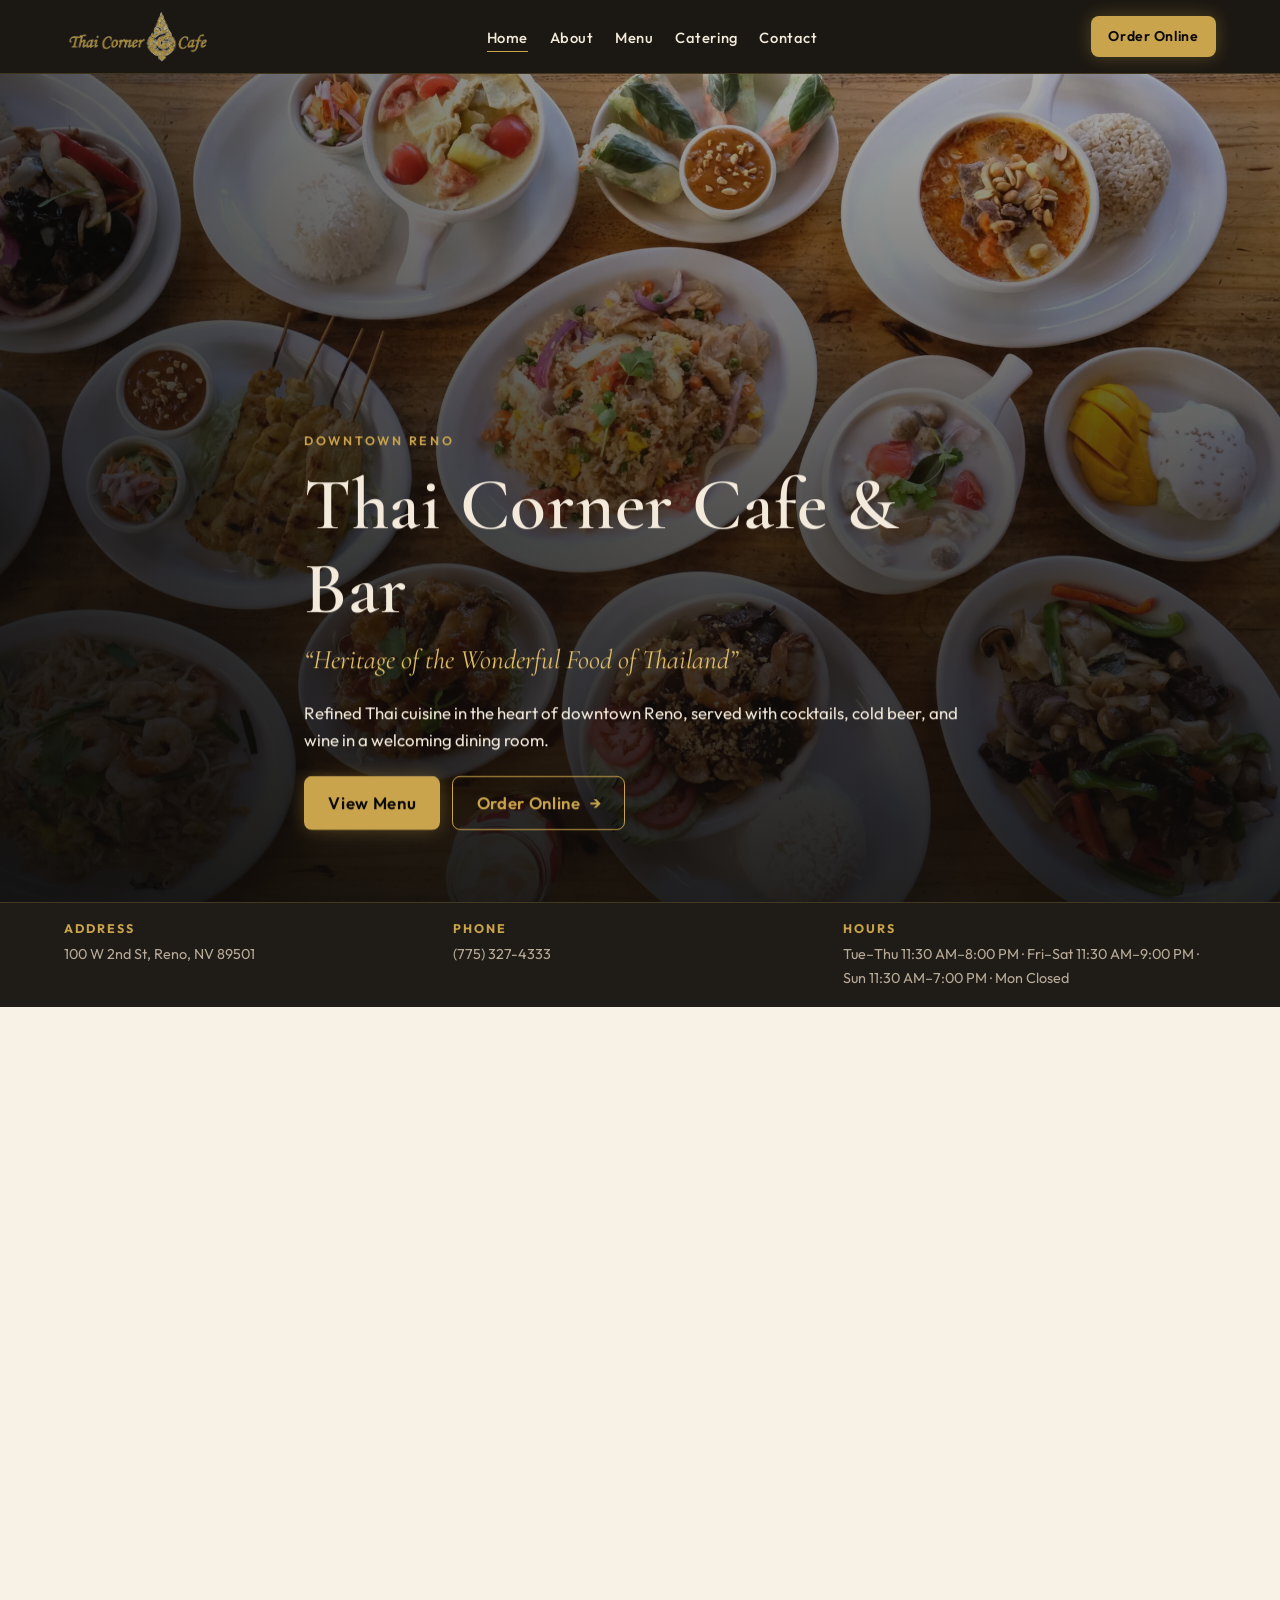
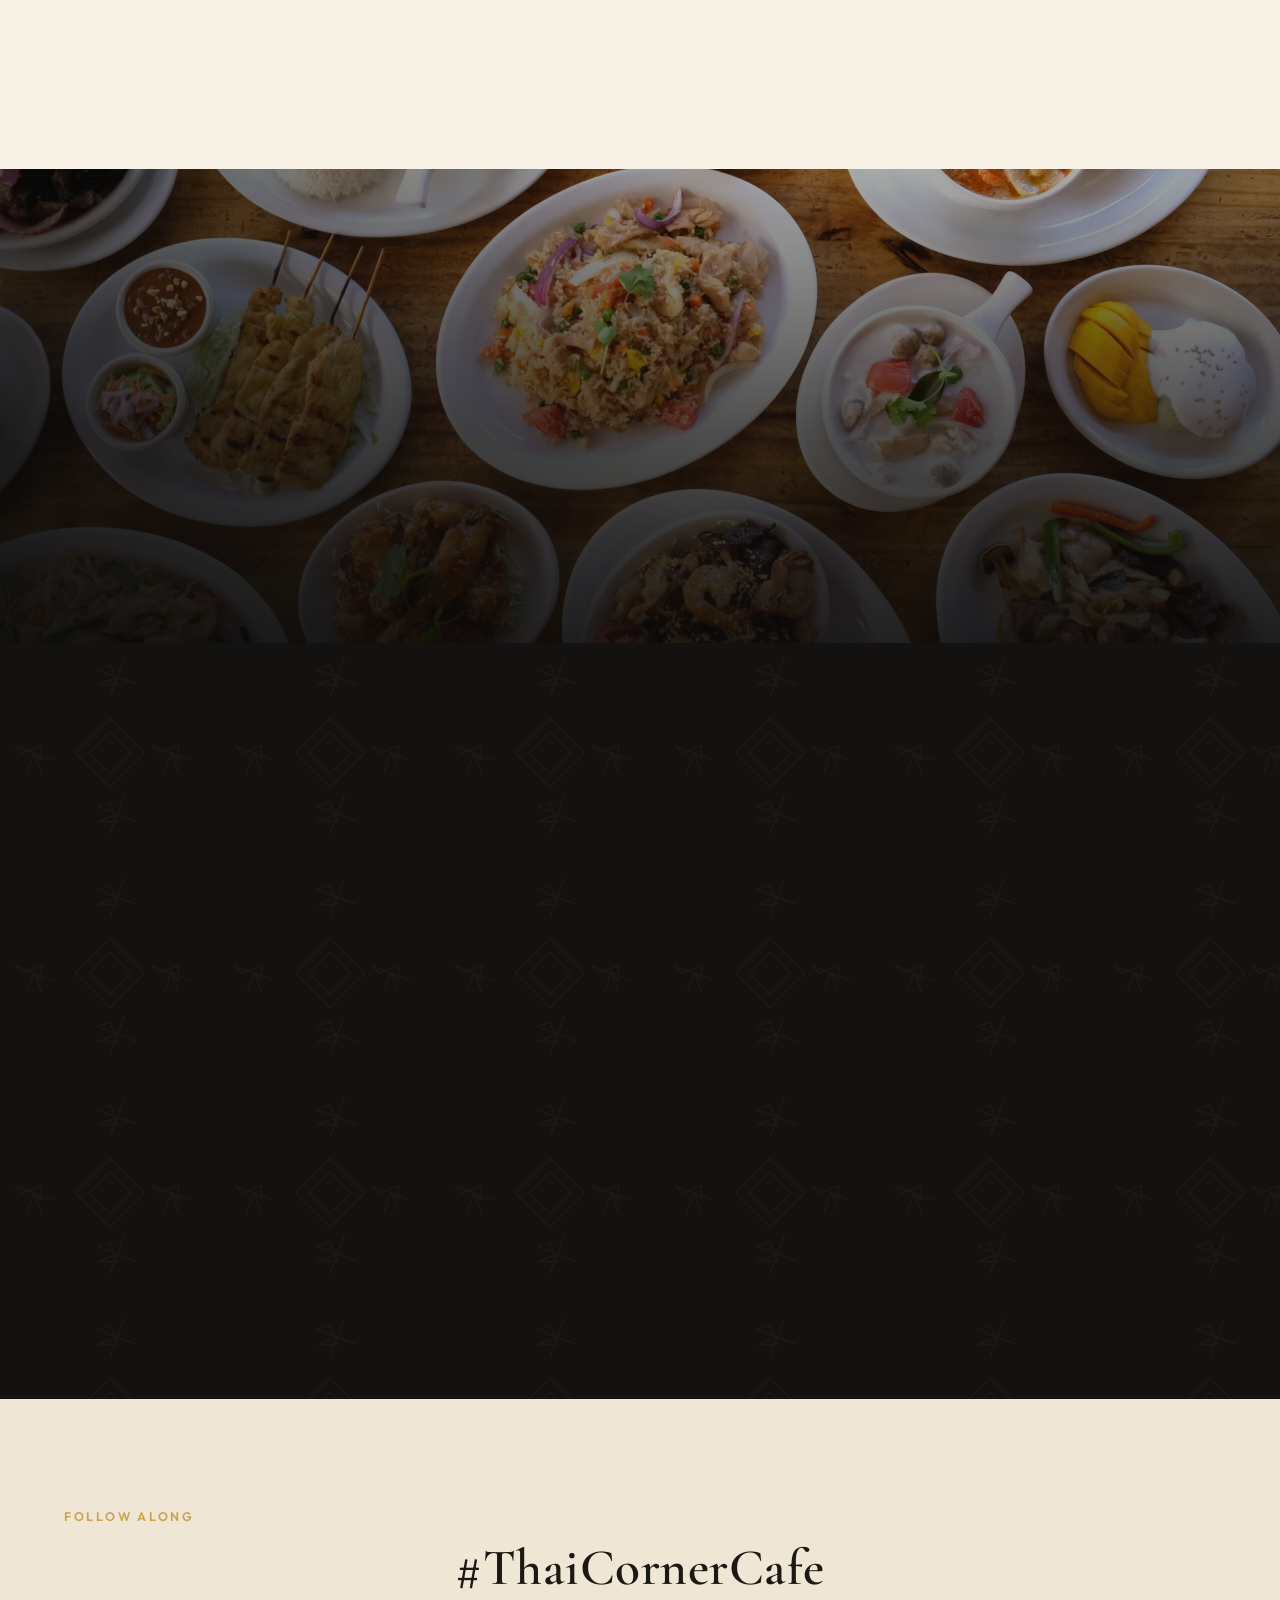
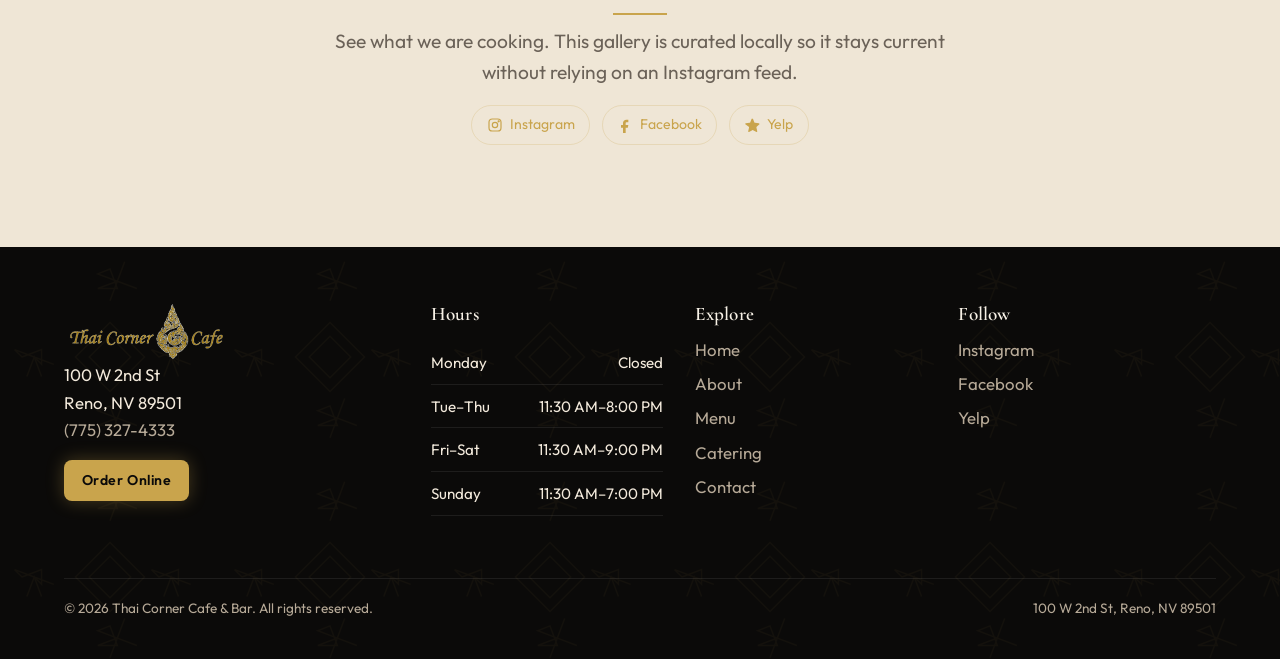
<file: index.html>
<!DOCTYPE html>
<html lang="en">
<head>
  <meta charset="utf-8">
  <meta name="viewport" content="width=device-width, initial-scale=1">
  <title>Thai Corner Cafe &amp; Bar | Authentic Thai Dining in Downtown Reno</title>
  <meta name="description" content="Thai Corner Cafe &amp; Bar serves authentic Thai cuisine, curries, noodles, and a full-service bar at 100 W 2nd St in downtown Reno. View the menu, catering options, and order online.">
  <meta name="theme-color" content="#141210">
  <link rel="canonical" href="https://www.thaicornercafe.net/">
  <link rel="icon" href="images/favicon.svg" type="image/svg+xml">
  <link rel="apple-touch-icon" href="images/favicon.svg">

  <meta property="og:type" content="website">
  <meta property="og:title" content="Thai Corner Cafe &amp; Bar | Downtown Reno">
  <meta property="og:description" content="Heritage of the wonderful food of Thailand. Authentic Thai dining, a full-service bar, and catering in downtown Reno.">
  <meta property="og:url" content="https://www.thaicornercafe.net/">
  <meta property="og:image" content="images/hero-thai-food.jpg">
  <meta property="og:locale" content="en_US">
  <meta name="twitter:card" content="summary_large_image">
  <meta name="twitter:title" content="Thai Corner Cafe &amp; Bar | Downtown Reno">
  <meta name="twitter:description" content="Authentic Thai cuisine and a full-service bar at 100 W 2nd St, Reno, NV.">
  <meta name="twitter:image" content="images/hero-thai-food.jpg">

  <link rel="preconnect" href="https://fonts.googleapis.com">
  <link rel="preconnect" href="https://fonts.gstatic.com" crossorigin>
  <link href="https://fonts.googleapis.com/css2?family=Cormorant+Garamond:ital,wght@0,500;0,600;0,700;1,500&family=Outfit:wght@300;400;500;600;700&display=swap" rel="stylesheet">
  <link rel="stylesheet" href="styles.css">

  <script type="application/ld+json">
  {
    "@context": "https://schema.org",
    "@type": "Restaurant",
    "name": "Thai Corner Cafe & Bar",
    "image": "images/hero-thai-food.jpg",
    "url": "https://www.thaicornercafe.net/",
    "telephone": "+17753274333",
    "servesCuisine": "Thai",
    "priceRange": "$$",
    "address": {
      "@type": "PostalAddress",
      "streetAddress": "100 W 2nd St",
      "addressLocality": "Reno",
      "addressRegion": "NV",
      "postalCode": "89501",
      "addressCountry": "US"
    },
    "hasMenu": "https://www.thaicornercafe.net/menu.html",
    "openingHoursSpecification": [
      {
        "@type": "OpeningHoursSpecification",
        "dayOfWeek": ["Tuesday", "Wednesday", "Thursday"],
        "opens": "11:30",
        "closes": "20:00"
      },
      {
        "@type": "OpeningHoursSpecification",
        "dayOfWeek": ["Friday", "Saturday"],
        "opens": "11:30",
        "closes": "21:00"
      },
      {
        "@type": "OpeningHoursSpecification",
        "dayOfWeek": "Sunday",
        "opens": "11:30",
        "closes": "19:00"
      }
    ],
    "sameAs": [
      "https://www.instagram.com/thaicornercafe/",
      "https://www.facebook.com/thaicornercafe",
      "https://www.yelp.com/biz/thai-corner-cafe-reno-2"
    ]
  }
  </script>
</head>
<body>
  <a class="skip-link" href="#main">Skip to content</a>

  <header class="site-header">
    <div class="container header-inner">
      <a class="logo" href="index.html">
        <img src="images/thai-corner-logo.png" alt="Thai Corner Cafe" width="1334" height="464">
      </a>
      <button class="nav-toggle" type="button" aria-expanded="false" aria-controls="primary-nav" aria-label="Open menu">
        <span class="nav-toggle-bars" aria-hidden="true"><span></span></span>
      </button>
      <nav id="primary-nav" class="primary-nav" aria-label="Primary">
        <ul class="nav-list">
          <li><a href="index.html" aria-current="page">Home</a></li>
          <li><a href="index.html#about">About</a></li>
          <li><a href="menu.html">Menu</a></li>
          <li><a href="catering.html">Catering</a></li>
          <li><a href="contact.html">Contact</a></li>
        </ul>
        <a class="btn btn-primary btn-sm mobile-order" href="https://onlineordering.edgeservpos.com/thaicorner" target="_blank" rel="noopener noreferrer">Order Online</a>
      </nav>
      <a class="btn btn-primary btn-sm header-cta" href="https://onlineordering.edgeservpos.com/thaicorner" target="_blank" rel="noopener noreferrer">Order Online</a>
    </div>
  </header>
  <div class="nav-backdrop"></div>

  <main id="main">
    <section class="hero" aria-label="Welcome">
      <!-- Original Wix photograph: overhead Thai food spread from thaicornercafe.net -->
      <div class="hero-media">
        <picture>
          <source srcset="images/hero-thai-food.webp" type="image/webp">
          <img src="images/hero-thai-food.jpg" alt="Overhead table of Thai Corner Cafe dishes including satay, curries, Pad Thai, fried rice, and mango sticky rice" width="2200" height="1462" fetchpriority="high">
        </picture>
      </div>
      <div class="hero-overlay"></div>
      <div class="hero-content reveal-up">
        <p class="kicker">Downtown Reno</p>
        <h1>Thai Corner Cafe &amp; Bar</h1>
        <p class="hero-tagline">“Heritage of the Wonderful Food of Thailand”</p>
        <p>Refined Thai cuisine in the heart of downtown Reno, served with cocktails, cold beer, and wine in a welcoming dining room.</p>
        <div class="btn-row">
          <a class="btn btn-primary" href="https://onlineordering.edgeservpos.com/thaicorner/webmenu" target="_blank" rel="noopener noreferrer">View Menu</a>
          <a class="btn btn-secondary" href="https://onlineordering.edgeservpos.com/thaicorner" target="_blank" rel="noopener noreferrer">Order Online <span class="arrow" aria-hidden="true">→</span></a>
        </div>
      </div>
    </section>

    <div class="hero-bar">
      <div class="container hero-bar-inner">
        <p><strong>Address</strong> 100 W 2nd St, Reno, NV 89501</p>
        <p><strong>Phone</strong> <a href="tel:+17753274333">(775) 327-4333</a></p>
        <p><strong>Hours</strong> Tue–Thu 11:30 AM–8:00 PM · Fri–Sat 11:30 AM–9:00 PM · Sun 11:30 AM–7:00 PM · Mon Closed</p>
      </div>
    </div>

    <section class="section section-ivory" id="about">
      <div class="container split">
        <div class="reveal-left">
          <p class="kicker">About Us</p>
          <h2 class="section-heading wide">Authentic Thai Dining in Downtown Reno</h2>
          <p>Thai Corner Cafe offers a refined yet upbeat atmosphere where guests can enjoy delicious Thai cuisine. Its full-service bar and welcoming dining room provide the perfect setting for cocktails, cold beer, wine, and freshly prepared Thai food.</p>
          <ul class="feature-list">
            <li><span>Kitchen</span> Authentic Thai recipes</li>
            <li><span>Ingredients</span> Fresh ingredients</li>
            <li><span>Bar</span> Full-service bar</li>
            <li><span>Location</span> Downtown Reno location</li>
          </ul>
          <div class="btn-row">
            <a class="btn btn-primary" href="https://onlineordering.edgeservpos.com/thaicorner/webmenu" target="_blank" rel="noopener noreferrer">View Menu</a>
            <a class="btn btn-secondary btn-on-light" href="https://onlineordering.edgeservpos.com/thaicorner" target="_blank" rel="noopener noreferrer">Order Online <span class="arrow" aria-hidden="true">→</span></a>
          </div>
        </div>
        <div class="about-photos reveal-right">
          <div class="media">
            <!-- Original Wix about photograph: Tom Kha -->
            <picture>
              <source srcset="images/about-thai-corner.webp" type="image/webp">
              <img src="images/about-thai-corner.jpg" alt="Tom Kha coconut soup at Thai Corner Cafe" width="1064" height="1600" loading="lazy">
            </picture>
          </div>
          <div class="media">
            <!-- Original Wix about photograph: tropical cocktail -->
            <picture>
              <source srcset="images/thai-cocktail-single.webp" type="image/webp">
              <img src="images/thai-cocktail-single.jpg" alt="Tropical cocktail served at the Thai Corner Cafe bar" width="1064" height="1600" loading="lazy">
            </picture>
          </div>
        </div>
      </div>
    </section>


    <section class="promo-band pattern-overlay" id="catering-promo">
      <!-- Original Wix food-spread photograph used as the catering background -->
      <div class="band-media">
        <picture>
          <source srcset="images/catering-background.webp" type="image/webp">
          <img src="images/catering-background.jpg" alt="Thai Corner Cafe dishes arranged for sharing, including satay, curries, noodles, and dessert" width="2200" height="1462" loading="lazy">
        </picture>
      </div>
      <div class="band-overlay"></div>
      <div class="promo-band-content reveal-up">
        <p class="kicker">Catering</p>
        <h2 class="section-heading centered wide">Bring Thai Corner Cafe to Your Next Event</h2>
        <p>Our catering menu includes appetizers, curries, sautéed entrées, noodles, and fried rice. Call to discuss availability, quantities, and customization.</p>
        <div class="btn-row center-row">
          <a class="btn btn-primary" href="catering.html">View Catering Options</a>
          <a class="btn btn-secondary" href="tel:+17753274333">Call (775) 327-4333</a>
        </div>
      </div>
    </section>

    <section class="section section-dark pattern-overlay" id="location">
      <div class="container info-grid">
        <div class="hours-card reveal-left">
          <p class="kicker">Visit</p>
          <h2>Thai Corner Cafe &amp; Bar</h2>
          <p>
            100 W 2nd St<br>
            Reno, NV 89501<br>
            <a href="tel:+17753274333">(775) 327-4333</a>
          </p>
          <ul class="hours-list">
            <li><span>Monday</span> <span>Closed</span></li>
            <li><span>Tuesday–Thursday</span> <span>11:30 AM–8:00 PM</span></li>
            <li><span>Friday–Saturday</span> <span>11:30 AM–9:00 PM</span></li>
            <li><span>Sunday</span> <span>11:30 AM–7:00 PM</span></li>
          </ul>
          <div class="btn-row">
            <a class="btn btn-primary" href="tel:+17753274333">Call Now</a>
            <a class="btn btn-secondary" href="https://www.google.com/maps/dir/?api=1&amp;destination=100+W+2nd+St,+Reno,+NV+89501" target="_blank" rel="noopener noreferrer">Get Directions <span class="arrow" aria-hidden="true">→</span></a>
            <a class="btn btn-secondary" href="https://onlineordering.edgeservpos.com/thaicorner" target="_blank" rel="noopener noreferrer">Order Online</a>
          </div>
        </div>
        <div class="reveal-right">
          <iframe class="map-frame" title="Map showing Thai Corner Cafe &amp; Bar at 100 W 2nd St, Reno, NV" src="https://maps.google.com/maps?q=100%20W%202nd%20St%2C%20Reno%2C%20NV%2089501&amp;z=16&amp;output=embed" loading="lazy" referrerpolicy="no-referrer-when-downgrade"></iframe>
        </div>
      </div>
    </section>

    <section class="section section-cream" id="social">
      <div class="container">
        <p class="kicker center-copy">Follow along</p>
        <h2 class="section-heading centered">#ThaiCornerCafe</h2>
        <p class="lede center-copy">See what we are cooking. This gallery is curated locally so it stays current without relying on an Instagram feed.</p>
        <ul class="social-links center-row">
          <li>
            <a href="https://www.instagram.com/thaicornercafe/" target="_blank" rel="noopener noreferrer">
              <svg width="16" height="16" viewBox="0 0 24 24" aria-hidden="true" fill="none" stroke="currentColor" stroke-width="1.8"><rect x="3" y="3" width="18" height="18" rx="5"/><circle cx="12" cy="12" r="4"/><circle cx="17.5" cy="6.5" r="0.8" fill="currentColor"/></svg>
              Instagram
            </a>
          </li>
          <li>
            <a href="https://www.facebook.com/thaicornercafe" target="_blank" rel="noopener noreferrer">
              <svg width="16" height="16" viewBox="0 0 24 24" aria-hidden="true" fill="currentColor"><path d="M14 8h3V4h-3c-2.8 0-5 2.2-5 5v3H6v4h3v8h4v-8h3.2l.8-4H13V9c0-.6.4-1 1-1z"/></svg>
              Facebook
            </a>
          </li>
          <li>
            <a href="https://www.yelp.com/biz/thai-corner-cafe-reno-2" target="_blank" rel="noopener noreferrer">
              <svg width="16" height="16" viewBox="0 0 24 24" aria-hidden="true" fill="currentColor"><path d="M12.2 2.1c.5-.1 1 .2 1.2.7l2.2 5.3c.2.4.6.7 1 .7l5.6.5c.8.1 1.3.9 1 1.6l-4.2 3.8c-.3.3-.5.8-.4 1.2l1.3 5.5c.2.8-.5 1.4-1.2 1.1l-5-2.8c-.4-.2-.8-.2-1.2 0l-5 2.8c-.7.4-1.4-.3-1.2-1.1l1.3-5.5c.1-.4-.1-.9-.4-1.2L2 10.9c-.6-.7-.1-1.5.7-1.6l5.6-.5c.5 0 .9-.3 1-.7l2.2-5.3c.2-.5.7-.8 1.2-.7z"/></svg>
              Yelp
            </a>
          </li>
        </ul>
      </div>
    </section>
  </main>

  <footer class="site-footer pattern-overlay">
    <div class="container footer-grid">
      <div>
        <a class="logo" href="index.html">
          <img src="images/thai-corner-logo.png" alt="Thai Corner Cafe" width="1334" height="464">
        </a>
        <p>100 W 2nd St<br>Reno, NV 89501<br><a href="tel:+17753274333">(775) 327-4333</a></p>
        <a class="btn btn-primary btn-sm" href="https://onlineordering.edgeservpos.com/thaicorner" target="_blank" rel="noopener noreferrer">Order Online</a>
      </div>
      <div>
        <h3>Hours</h3>
        <ul class="hours-list">
          <li><span>Monday</span> <span>Closed</span></li>
          <li><span>Tue–Thu</span> <span>11:30 AM–8:00 PM</span></li>
          <li><span>Fri–Sat</span> <span>11:30 AM–9:00 PM</span></li>
          <li><span>Sunday</span> <span>11:30 AM–7:00 PM</span></li>
        </ul>
      </div>
      <div>
        <h3>Explore</h3>
        <ul class="footer-nav">
          <li><a href="index.html">Home</a></li>
          <li><a href="index.html#about">About</a></li>
          <li><a href="menu.html">Menu</a></li>
          <li><a href="catering.html">Catering</a></li>
          <li><a href="contact.html">Contact</a></li>
        </ul>
      </div>
      <div>
        <h3>Follow</h3>
        <ul class="footer-nav">
          <li><a href="https://www.instagram.com/thaicornercafe/" target="_blank" rel="noopener noreferrer">Instagram</a></li>
          <li><a href="https://www.facebook.com/thaicornercafe" target="_blank" rel="noopener noreferrer">Facebook</a></li>
          <li><a href="https://www.yelp.com/biz/thai-corner-cafe-reno-2" target="_blank" rel="noopener noreferrer">Yelp</a></li>
        </ul>
      </div>
    </div>
    <div class="container footer-bottom">
      <p>© <span data-year></span> Thai Corner Cafe &amp; Bar. All rights reserved.</p>
      <p>100 W 2nd St, Reno, NV 89501</p>
    </div>
  </footer>

  <button class="back-to-top" type="button" aria-label="Back to top">↑</button>
  <script src="script.js"></script>
</body>
</html>
</file>
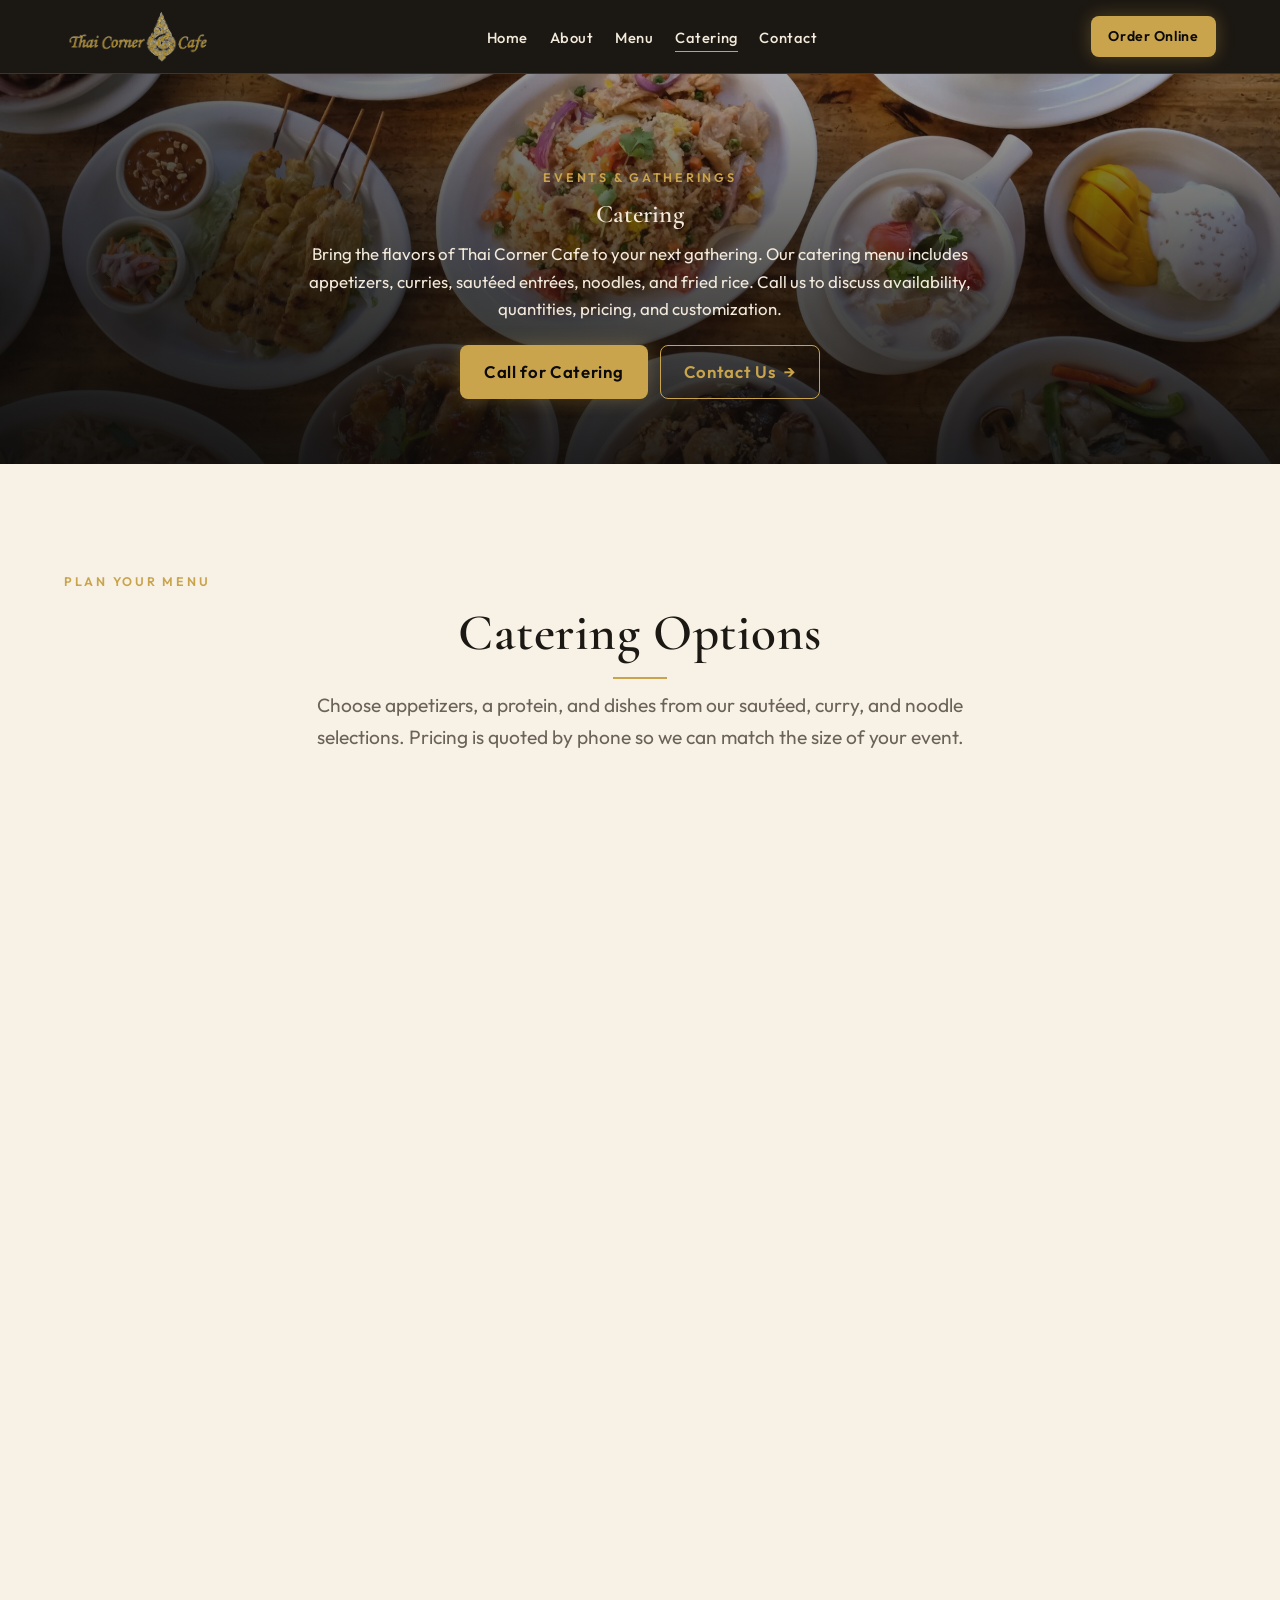
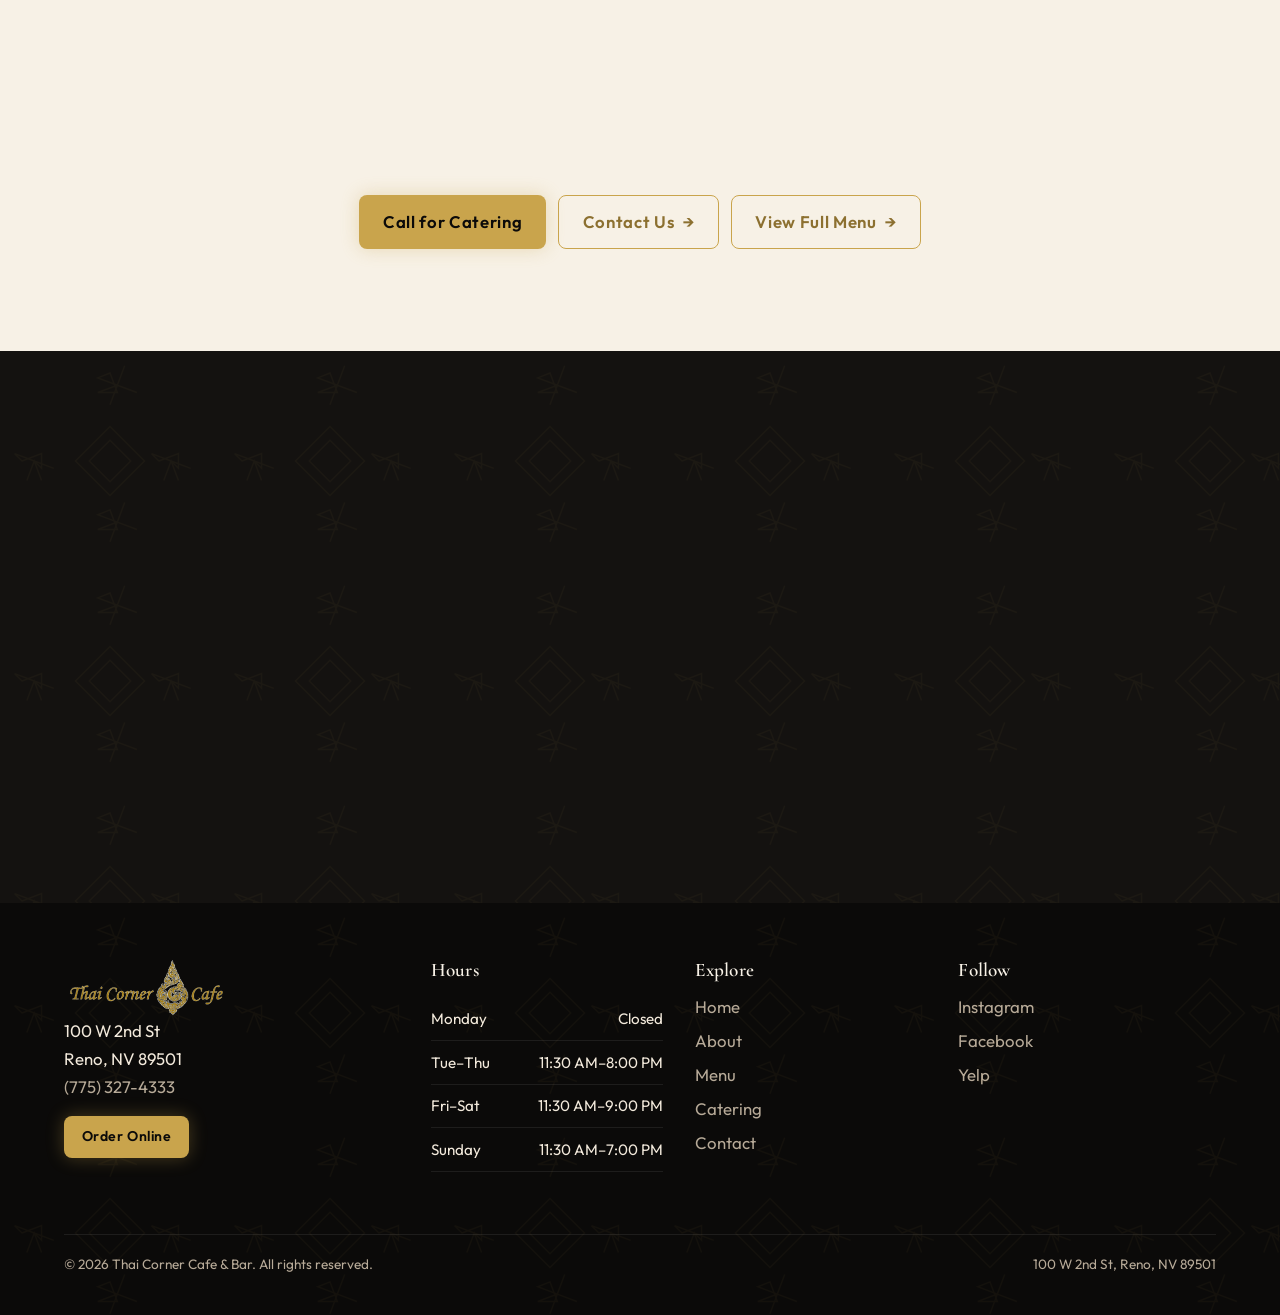
<file: catering.html>
<!DOCTYPE html>
<html lang="en">
<head>
  <meta charset="utf-8">
  <meta name="viewport" content="width=device-width, initial-scale=1">
  <title>Catering | Thai Corner Cafe &amp; Bar | Downtown Reno</title>
  <meta name="description" content="Cater Thai Corner Cafe for your next event in Reno. Appetizers, curries, sautéed entrées, noodles, and fried rice. Call (775) 327-4333 to plan quantities and customization.">
  <meta name="theme-color" content="#141210">
  <link rel="canonical" href="https://www.thaicornercafe.net/catering.html">
  <link rel="icon" href="images/favicon.svg" type="image/svg+xml">
  <link rel="apple-touch-icon" href="images/favicon.svg">

  <meta property="og:type" content="website">
  <meta property="og:title" content="Catering | Thai Corner Cafe &amp; Bar">
  <meta property="og:description" content="Bring Thai Corner Cafe to your next gathering. Appetizers, curries, sautéed dishes, noodles, and fried rice.">
  <meta property="og:url" content="https://www.thaicornercafe.net/catering.html">
  <meta property="og:image" content="images/catering-background.jpg">
  <meta property="og:locale" content="en_US">
  <meta name="twitter:card" content="summary_large_image">
  <meta name="twitter:title" content="Catering | Thai Corner Cafe &amp; Bar">
  <meta name="twitter:description" content="Thai catering in downtown Reno. Call (775) 327-4333 to discuss your event.">
  <meta name="twitter:image" content="images/catering-background.jpg">

  <link rel="preconnect" href="https://fonts.googleapis.com">
  <link rel="preconnect" href="https://fonts.gstatic.com" crossorigin>
  <link href="https://fonts.googleapis.com/css2?family=Cormorant+Garamond:ital,wght@0,500;0,600;0,700;1,500&family=Outfit:wght@300;400;500;600;700&display=swap" rel="stylesheet">
  <link rel="stylesheet" href="styles.css">

  <script type="application/ld+json">
  {
    "@context": "https://schema.org",
    "@type": "Restaurant",
    "name": "Thai Corner Cafe & Bar",
    "image": "images/hero-thai-food.jpg",
    "url": "https://www.thaicornercafe.net/",
    "telephone": "+17753274333",
    "servesCuisine": "Thai",
    "priceRange": "$$",
    "address": {
      "@type": "PostalAddress",
      "streetAddress": "100 W 2nd St",
      "addressLocality": "Reno",
      "addressRegion": "NV",
      "postalCode": "89501",
      "addressCountry": "US"
    },
    "hasMenu": "https://www.thaicornercafe.net/menu.html",
    "openingHoursSpecification": [
      { "@type": "OpeningHoursSpecification", "dayOfWeek": ["Tuesday", "Wednesday", "Thursday"], "opens": "11:30", "closes": "20:00" },
      { "@type": "OpeningHoursSpecification", "dayOfWeek": ["Friday", "Saturday"], "opens": "11:30", "closes": "21:00" },
      { "@type": "OpeningHoursSpecification", "dayOfWeek": "Sunday", "opens": "11:30", "closes": "19:00" }
    ],
    "sameAs": [
      "https://www.instagram.com/thaicornercafe/",
      "https://www.facebook.com/thaicornercafe",
      "https://www.yelp.com/biz/thai-corner-cafe-reno-2"
    ]
  }
  </script>
</head>
<body>
  <a class="skip-link" href="#main">Skip to content</a>

  <header class="site-header">
    <div class="container header-inner">
      <a class="logo" href="index.html">
        <img src="images/thai-corner-logo.png" alt="Thai Corner Cafe" width="1334" height="464">
      </a>
      <button class="nav-toggle" type="button" aria-expanded="false" aria-controls="primary-nav" aria-label="Open menu">
        <span class="nav-toggle-bars" aria-hidden="true"><span></span></span>
      </button>
      <nav id="primary-nav" class="primary-nav" aria-label="Primary">
        <ul class="nav-list">
          <li><a href="index.html">Home</a></li>
          <li><a href="index.html#about">About</a></li>
          <li><a href="menu.html">Menu</a></li>
          <li><a href="catering.html" aria-current="page">Catering</a></li>
          <li><a href="contact.html">Contact</a></li>
        </ul>
        <a class="btn btn-primary btn-sm mobile-order" href="https://onlineordering.edgeservpos.com/thaicorner" target="_blank" rel="noopener noreferrer">Order Online</a>
      </nav>
      <a class="btn btn-primary btn-sm header-cta" href="https://onlineordering.edgeservpos.com/thaicorner" target="_blank" rel="noopener noreferrer">Order Online</a>
    </div>
  </header>
  <div class="nav-backdrop"></div>

  <main id="main">
    <section class="page-hero">
      <!-- Original Wix food-spread photograph -->
      <div class="page-hero-media">
        <picture>
          <source srcset="images/catering-background.webp" type="image/webp">
          <img src="images/catering-background.jpg" alt="Thai Corner Cafe dishes arranged for sharing" width="2200" height="1462" fetchpriority="high">
        </picture>
      </div>
      <div class="page-hero-overlay"></div>
      <div class="page-hero-content reveal-up">
        <p class="kicker">Events &amp; gatherings</p>
        <h1>Catering</h1>
        <p>Bring the flavors of Thai Corner Cafe to your next gathering. Our catering menu includes appetizers, curries, sautéed entrées, noodles, and fried rice. Call us to discuss availability, quantities, pricing, and customization.</p>
        <div class="btn-row center-row">
          <a class="btn btn-primary" href="tel:+17753274333">Call for Catering</a>
          <a class="btn btn-secondary" href="contact.html">Contact Us <span class="arrow" aria-hidden="true">→</span></a>
        </div>
      </div>
    </section>

    <section class="section section-ivory">
      <div class="container">
        <p class="kicker center-copy">Plan your menu</p>
        <h2 class="section-heading centered">Catering Options</h2>
        <p class="lede center-copy">Choose appetizers, a protein, and dishes from our sautéed, curry, and noodle selections. Pricing is quoted by phone so we can match the size of your event.</p>
        <div class="option-grid" data-stagger>
          <article class="option-card reveal-up">
            <h3>Appetizers</h3>
            <ul>
              <li><span>Chicken Sa-Tay</span><span>20 pieces</span></li>
              <li><span>Fried Egg Rolls</span><span>20 pieces</span></li>
              <li><span>Pot Stickers</span><span>20 pieces</span></li>
              <li><span>Fresh Vegetable Spring Rolls</span><span>20 pieces</span></li>
              <li><span>Fresh Shrimp Spring Rolls</span><span>20 pieces</span></li>
            </ul>
          </article>
          <article class="option-card reveal-up">
            <h3>Protein Choices</h3>
            <ul>
              <li><span>Chicken</span></li>
              <li><span>Pork</span></li>
              <li><span>Tofu</span></li>
              <li><span>Mixed vegetables</span></li>
              <li><span>Beef</span></li>
              <li><span>Shrimp</span></li>
              <li><span>House combination of pork, beef, chicken, and shrimp</span></li>
            </ul>
          </article>
          <article class="option-card reveal-up">
            <h3>Sautéed Choices</h3>
            <ul>
              <li>Crispy Garlic &amp; Pepper</li>
              <li>Spicy Basil</li>
              <li>Fresh Ginger</li>
              <li>Broccoli Delight</li>
              <li>Teriyaki</li>
              <li>Sweet &amp; Sour</li>
              <li>Thai Cashew Nut</li>
            </ul>
          </article>
          <article class="option-card reveal-up">
            <h3>Curry Choices</h3>
            <ul>
              <li>Masaman Curry</li>
              <li>Panang Curry</li>
              <li>Red Curry</li>
              <li>Green Curry</li>
              <li>Yellow Curry</li>
            </ul>
          </article>
          <article class="option-card full reveal-up">
            <h3>Noodle and Fried-Rice Choices</h3>
            <ul>
              <li>Pad Thai Noodles</li>
              <li>Pad See Ew Noodles</li>
              <li>Drunken Noodles</li>
              <li>Thai Corner Fried Rice</li>
            </ul>
          </article>
        </div>
        <div class="btn-row center-row spaced">
          <a class="btn btn-primary" href="tel:+17753274333">Call for Catering</a>
          <a class="btn btn-secondary btn-on-light" href="contact.html">Contact Us <span class="arrow" aria-hidden="true">→</span></a>
          <a class="btn btn-secondary btn-on-light" href="https://onlineordering.edgeservpos.com/thaicorner/webmenu" target="_blank" rel="noopener noreferrer">View Full Menu <span class="arrow" aria-hidden="true">→</span></a>
        </div>
      </div>
    </section>

    <section class="section section-dark pattern-overlay">
      <div class="container split">
        <div class="reveal-left">
          <p class="kicker">Talk with us</p>
          <h2 class="section-heading wide">We will help you build the right order</h2>
          <p>Call Thai Corner Cafe at <a href="tel:+17753274333">(775) 327-4333</a> to discuss availability, quantities, pricing, and customization. We are at 100 W 2nd St, Reno, NV 89501.</p>
          <div class="btn-row">
            <a class="btn btn-primary" href="tel:+17753274333">Call (775) 327-4333</a>
            <a class="btn btn-secondary" href="contact.html">Contact Us</a>
          </div>
        </div>
        <div class="media reveal-right">
          <!-- Original Wix table spread, including satay -->
          <picture>
            <source srcset="images/hero-thai-food.webp" type="image/webp">
            <img src="images/hero-thai-food.jpg" alt="Thai Corner Cafe satay and other dishes for catering" width="2200" height="1462" loading="lazy">
          </picture>
        </div>
      </div>
    </section>
  </main>

  <footer class="site-footer pattern-overlay">
    <div class="container footer-grid">
      <div>
        <a class="logo" href="index.html">
          <img src="images/thai-corner-logo.png" alt="Thai Corner Cafe" width="1334" height="464">
        </a>
        <p>100 W 2nd St<br>Reno, NV 89501<br><a href="tel:+17753274333">(775) 327-4333</a></p>
        <a class="btn btn-primary btn-sm" href="https://onlineordering.edgeservpos.com/thaicorner" target="_blank" rel="noopener noreferrer">Order Online</a>
      </div>
      <div>
        <h3>Hours</h3>
        <ul class="hours-list">
          <li><span>Monday</span> <span>Closed</span></li>
          <li><span>Tue–Thu</span> <span>11:30 AM–8:00 PM</span></li>
          <li><span>Fri–Sat</span> <span>11:30 AM–9:00 PM</span></li>
          <li><span>Sunday</span> <span>11:30 AM–7:00 PM</span></li>
        </ul>
      </div>
      <div>
        <h3>Explore</h3>
        <ul class="footer-nav">
          <li><a href="index.html">Home</a></li>
          <li><a href="index.html#about">About</a></li>
          <li><a href="menu.html">Menu</a></li>
          <li><a href="catering.html">Catering</a></li>
          <li><a href="contact.html">Contact</a></li>
        </ul>
      </div>
      <div>
        <h3>Follow</h3>
        <ul class="footer-nav">
          <li><a href="https://www.instagram.com/thaicornercafe/" target="_blank" rel="noopener noreferrer">Instagram</a></li>
          <li><a href="https://www.facebook.com/thaicornercafe" target="_blank" rel="noopener noreferrer">Facebook</a></li>
          <li><a href="https://www.yelp.com/biz/thai-corner-cafe-reno-2" target="_blank" rel="noopener noreferrer">Yelp</a></li>
        </ul>
      </div>
    </div>
    <div class="container footer-bottom">
      <p>© <span data-year></span> Thai Corner Cafe &amp; Bar. All rights reserved.</p>
      <p>100 W 2nd St, Reno, NV 89501</p>
    </div>
  </footer>

  <button class="back-to-top" type="button" aria-label="Back to top">↑</button>
  <script src="script.js"></script>
</body>
</html>
</file>
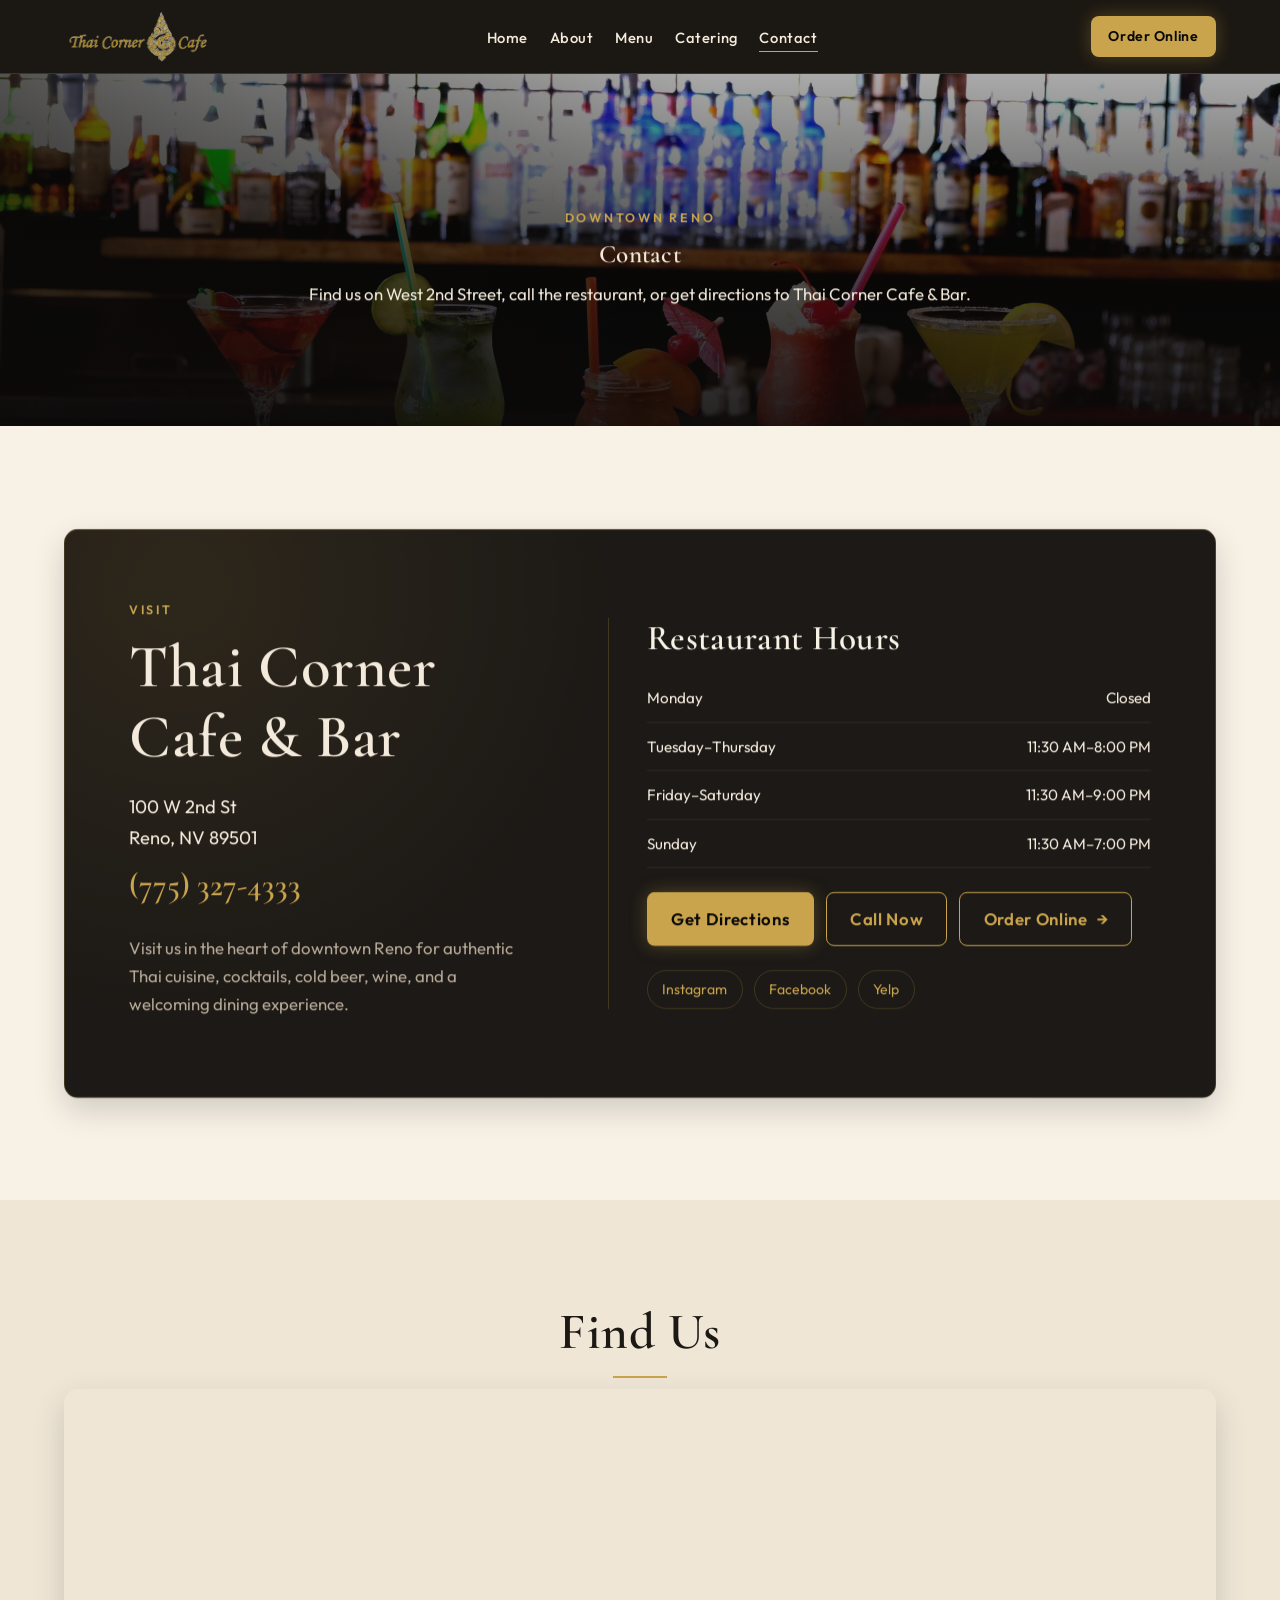
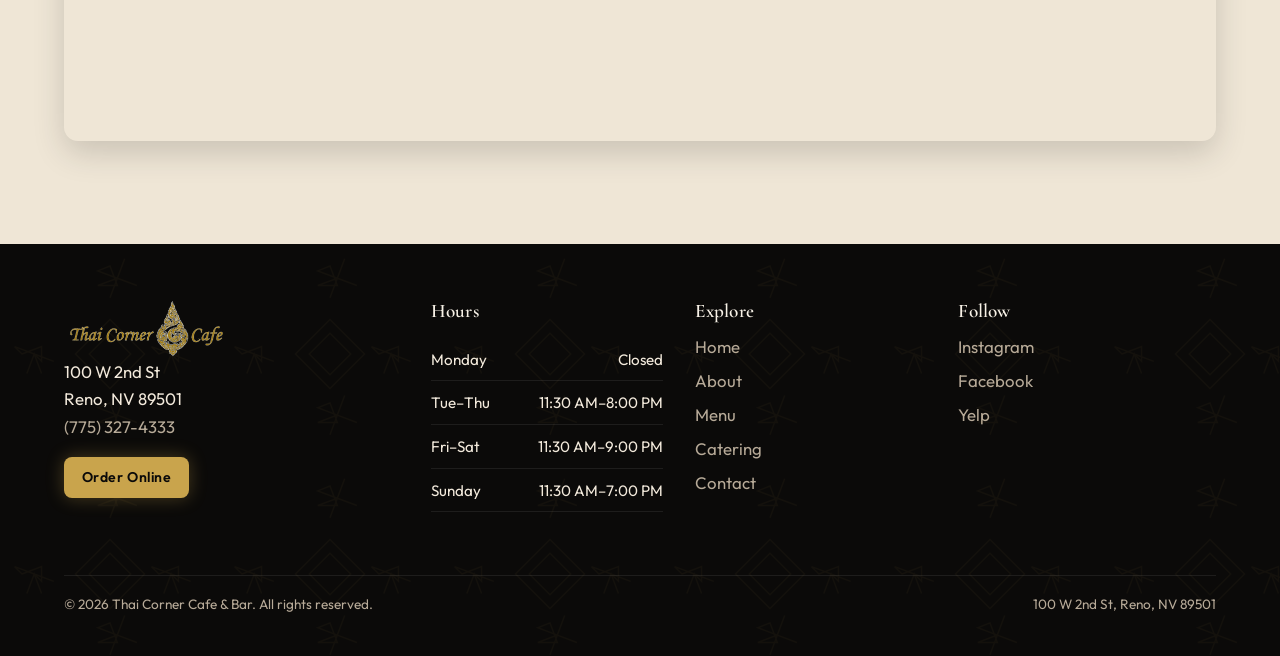
<file: contact.html>
<!DOCTYPE html>
<html lang="en">
<head>
  <meta charset="utf-8">

  <meta
    name="viewport"
    content="width=device-width, initial-scale=1"
  >

  <title>
    Contact | Thai Corner Cafe &amp; Bar | Downtown Reno
  </title>

  <meta
    name="description"
    content="Visit Thai Corner Cafe & Bar at 100 W 2nd St, Reno, NV 89501. Call (775) 327-4333 for reservations, catering, or menu questions."
  >

  <meta name="theme-color" content="#141210">

  <link
    rel="canonical"
    href="https://www.thaicornercafe.net/contact.html"
  >

  <link
    rel="icon"
    href="images/favicon.svg"
    type="image/svg+xml"
  >

  <link
    rel="apple-touch-icon"
    href="images/favicon.svg"
  >

  <meta property="og:type" content="website">

  <meta
    property="og:title"
    content="Contact | Thai Corner Cafe &amp; Bar"
  >

  <meta
    property="og:description"
    content="Visit 100 W 2nd St in downtown Reno or call (775) 327-4333. View hours, location, and directions."
  >

  <meta
    property="og:url"
    content="https://www.thaicornercafe.net/contact.html"
  >

  <meta
    property="og:image"
    content="images/contact-background.jpg"
  >

  <meta property="og:locale" content="en_US">

  <meta
    name="twitter:card"
    content="summary_large_image"
  >

  <meta
    name="twitter:title"
    content="Contact | Thai Corner Cafe &amp; Bar"
  >

  <meta
    name="twitter:description"
    content="100 W 2nd St, Reno, NV 89501. Call (775) 327-4333."
  >

  <meta
    name="twitter:image"
    content="images/contact-background.jpg"
  >

  <link
    rel="preconnect"
    href="https://fonts.googleapis.com"
  >

  <link
    rel="preconnect"
    href="https://fonts.gstatic.com"
    crossorigin
  >

  <link
    href="https://fonts.googleapis.com/css2?family=Cormorant+Garamond:ital,wght@0,500;0,600;0,700;1,500&family=Outfit:wght@300;400;500;600;700&display=swap"
    rel="stylesheet"
  >

  <link rel="stylesheet" href="styles.css">

  <script type="application/ld+json">
  {
    "@context": "https://schema.org",
    "@type": "Restaurant",
    "name": "Thai Corner Cafe & Bar",
    "image": "images/hero-thai-food.jpg",
    "url": "https://www.thaicornercafe.net/",
    "telephone": "+17753274333",
    "servesCuisine": "Thai",
    "priceRange": "$$",
    "address": {
      "@type": "PostalAddress",
      "streetAddress": "100 W 2nd St",
      "addressLocality": "Reno",
      "addressRegion": "NV",
      "postalCode": "89501",
      "addressCountry": "US"
    },
    "hasMenu": "https://www.thaicornercafe.net/menu.html",
    "openingHoursSpecification": [
      {
        "@type": "OpeningHoursSpecification",
        "dayOfWeek": [
          "Tuesday",
          "Wednesday",
          "Thursday"
        ],
        "opens": "11:30",
        "closes": "20:00"
      },
      {
        "@type": "OpeningHoursSpecification",
        "dayOfWeek": [
          "Friday",
          "Saturday"
        ],
        "opens": "11:30",
        "closes": "21:00"
      },
      {
        "@type": "OpeningHoursSpecification",
        "dayOfWeek": "Sunday",
        "opens": "11:30",
        "closes": "19:00"
      }
    ],
    "sameAs": [
      "https://www.instagram.com/thaicornercafe/",
      "https://www.facebook.com/thaicornercafe",
      "https://www.yelp.com/biz/thai-corner-cafe-reno-2"
    ]
  }
  </script>
</head>

<body>
  <a class="skip-link" href="#main">
    Skip to content
  </a>

  <header class="site-header">
    <div class="container header-inner">
      <a class="logo" href="index.html">
        <img
          src="images/thai-corner-logo.png"
          alt="Thai Corner Cafe"
          width="1334"
          height="464"
        >
      </a>

      <button
        class="nav-toggle"
        type="button"
        aria-expanded="false"
        aria-controls="primary-nav"
        aria-label="Open menu"
      >
        <span
          class="nav-toggle-bars"
          aria-hidden="true"
        >
          <span></span>
        </span>
      </button>

      <nav
        id="primary-nav"
        class="primary-nav"
        aria-label="Primary"
      >
        <ul class="nav-list">
          <li>
            <a href="index.html">Home</a>
          </li>

          <li>
            <a href="index.html#about">About</a>
          </li>

          <li>
            <a href="menu.html">Menu</a>
          </li>

          <li>
            <a href="catering.html">Catering</a>
          </li>

          <li>
            <a
              href="contact.html"
              aria-current="page"
            >
              Contact
            </a>
          </li>
        </ul>

        <a
          class="btn btn-primary btn-sm mobile-order"
          href="https://onlineordering.edgeservpos.com/thaicorner"
          target="_blank"
          rel="noopener noreferrer"
        >
          Order Online
        </a>
      </nav>

      <a
        class="btn btn-primary btn-sm header-cta"
        href="https://onlineordering.edgeservpos.com/thaicorner"
        target="_blank"
        rel="noopener noreferrer"
      >
        Order Online
      </a>
    </div>
  </header>

  <div class="nav-backdrop"></div>

  <main id="main">
    <section class="page-hero">
      <div class="page-hero-media">
        <picture>
          <source
            srcset="images/contact-background.webp"
            type="image/webp"
          >

          <img
            src="images/contact-background.jpg"
            alt="Cocktails on the bar at Thai Corner Cafe"
            width="2200"
            height="1462"
            fetchpriority="high"
          >
        </picture>
      </div>

      <div class="page-hero-overlay"></div>

      <div class="page-hero-content reveal-up">
        <p class="kicker">Downtown Reno</p>

        <h1>Contact</h1>

        <p>
          Find us on West 2nd Street, call the restaurant,
          or get directions to Thai Corner Cafe &amp; Bar.
        </p>
      </div>
    </section>

    <section class="section section-ivory">
      <div
        class="container contact-layout contact-layout-single"
      >
        <div
          class="contact-card contact-card-large reveal-up"
        >
          <div class="contact-card-intro">
            <p class="kicker">Visit</p>

            <h2>Thai Corner Cafe &amp; Bar</h2>

            <p class="contact-address">
              100 W 2nd St<br>
              Reno, NV 89501
            </p>

            <a
              class="contact-phone"
              href="tel:+17753274333"
            >
              (775) 327-4333
            </a>

            <p class="contact-description">
              Visit us in the heart of downtown Reno for
              authentic Thai cuisine, cocktails, cold beer,
              wine, and a welcoming dining experience.
            </p>
          </div>

          <div class="contact-card-details">
            <h3>Restaurant Hours</h3>

            <ul class="hours-list">
              <li>
                <span>Monday</span>
                <span>Closed</span>
              </li>

              <li>
                <span>Tuesday–Thursday</span>
                <span>11:30 AM–8:00 PM</span>
              </li>

              <li>
                <span>Friday–Saturday</span>
                <span>11:30 AM–9:00 PM</span>
              </li>

              <li>
                <span>Sunday</span>
                <span>11:30 AM–7:00 PM</span>
              </li>
            </ul>

            <div class="btn-row">
              <a
                class="btn btn-primary"
                href="https://www.google.com/maps/dir/?api=1&amp;destination=100+W+2nd+St,+Reno,+NV+89501"
                target="_blank"
                rel="noopener noreferrer"
              >
                Get Directions
              </a>

              <a
                class="btn btn-secondary"
                href="tel:+17753274333"
              >
                Call Now
              </a>

              <a
                class="btn btn-secondary"
                href="https://onlineordering.edgeservpos.com/thaicorner"
                target="_blank"
                rel="noopener noreferrer"
              >
                Order Online
                <span
                  class="arrow"
                  aria-hidden="true"
                >
                  →
                </span>
              </a>
            </div>

            <ul class="social-links">
              <li>
                <a
                  href="https://www.instagram.com/thaicornercafe/"
                  target="_blank"
                  rel="noopener noreferrer"
                >
                  Instagram
                </a>
              </li>

              <li>
                <a
                  href="https://www.facebook.com/thaicornercafe"
                  target="_blank"
                  rel="noopener noreferrer"
                >
                  Facebook
                </a>
              </li>

              <li>
                <a
                  href="https://www.yelp.com/biz/thai-corner-cafe-reno-2"
                  target="_blank"
                  rel="noopener noreferrer"
                >
                  Yelp
                </a>
              </li>
            </ul>
          </div>
        </div>
      </div>
    </section>

    <section class="section section-cream">
      <div class="container">
        <h2 class="section-heading centered">
          Find Us
        </h2>

        <iframe
          class="map-frame"
          title="Map showing Thai Corner Cafe & Bar at 100 W 2nd St, Reno, NV"
          src="https://maps.google.com/maps?q=100%20W%202nd%20St%2C%20Reno%2C%20NV%2089501&amp;z=16&amp;output=embed"
          loading="lazy"
          referrerpolicy="no-referrer-when-downgrade"
        ></iframe>
      </div>
    </section>
  </main>

  <footer class="site-footer pattern-overlay">
    <div class="container footer-grid">
      <div>
        <a class="logo" href="index.html">
          <img
            src="images/thai-corner-logo.png"
            alt="Thai Corner Cafe"
            width="1334"
            height="464"
          >
        </a>

        <p>
          100 W 2nd St<br>
          Reno, NV 89501<br>

          <a href="tel:+17753274333">
            (775) 327-4333
          </a>
        </p>

        <a
          class="btn btn-primary btn-sm"
          href="https://onlineordering.edgeservpos.com/thaicorner"
          target="_blank"
          rel="noopener noreferrer"
        >
          Order Online
        </a>
      </div>

      <div>
        <h3>Hours</h3>

        <ul class="hours-list">
          <li>
            <span>Monday</span>
            <span>Closed</span>
          </li>

          <li>
            <span>Tue–Thu</span>
            <span>11:30 AM–8:00 PM</span>
          </li>

          <li>
            <span>Fri–Sat</span>
            <span>11:30 AM–9:00 PM</span>
          </li>

          <li>
            <span>Sunday</span>
            <span>11:30 AM–7:00 PM</span>
          </li>
        </ul>
      </div>

      <div>
        <h3>Explore</h3>

        <ul class="footer-nav">
          <li>
            <a href="index.html">Home</a>
          </li>

          <li>
            <a href="index.html#about">About</a>
          </li>

          <li>
            <a href="menu.html">Menu</a>
          </li>

          <li>
            <a href="catering.html">Catering</a>
          </li>

          <li>
            <a href="contact.html">Contact</a>
          </li>
        </ul>
      </div>

      <div>
        <h3>Follow</h3>

        <ul class="footer-nav">
          <li>
            <a
              href="https://www.instagram.com/thaicornercafe/"
              target="_blank"
              rel="noopener noreferrer"
            >
              Instagram
            </a>
          </li>

          <li>
            <a
              href="https://www.facebook.com/thaicornercafe"
              target="_blank"
              rel="noopener noreferrer"
            >
              Facebook
            </a>
          </li>

          <li>
            <a
              href="https://www.yelp.com/biz/thai-corner-cafe-reno-2"
              target="_blank"
              rel="noopener noreferrer"
            >
              Yelp
            </a>
          </li>
        </ul>
      </div>
    </div>

    <div class="container footer-bottom">
      <p>
        © <span data-year></span>
        Thai Corner Cafe &amp; Bar.
        All rights reserved.
      </p>

      <p>
        100 W 2nd St, Reno, NV 89501
      </p>
    </div>
  </footer>

  <button
    class="back-to-top"
    type="button"
    aria-label="Back to top"
  >
    ↑
  </button>

  <script src="script.js"></script>
</body>
</html>
</file>
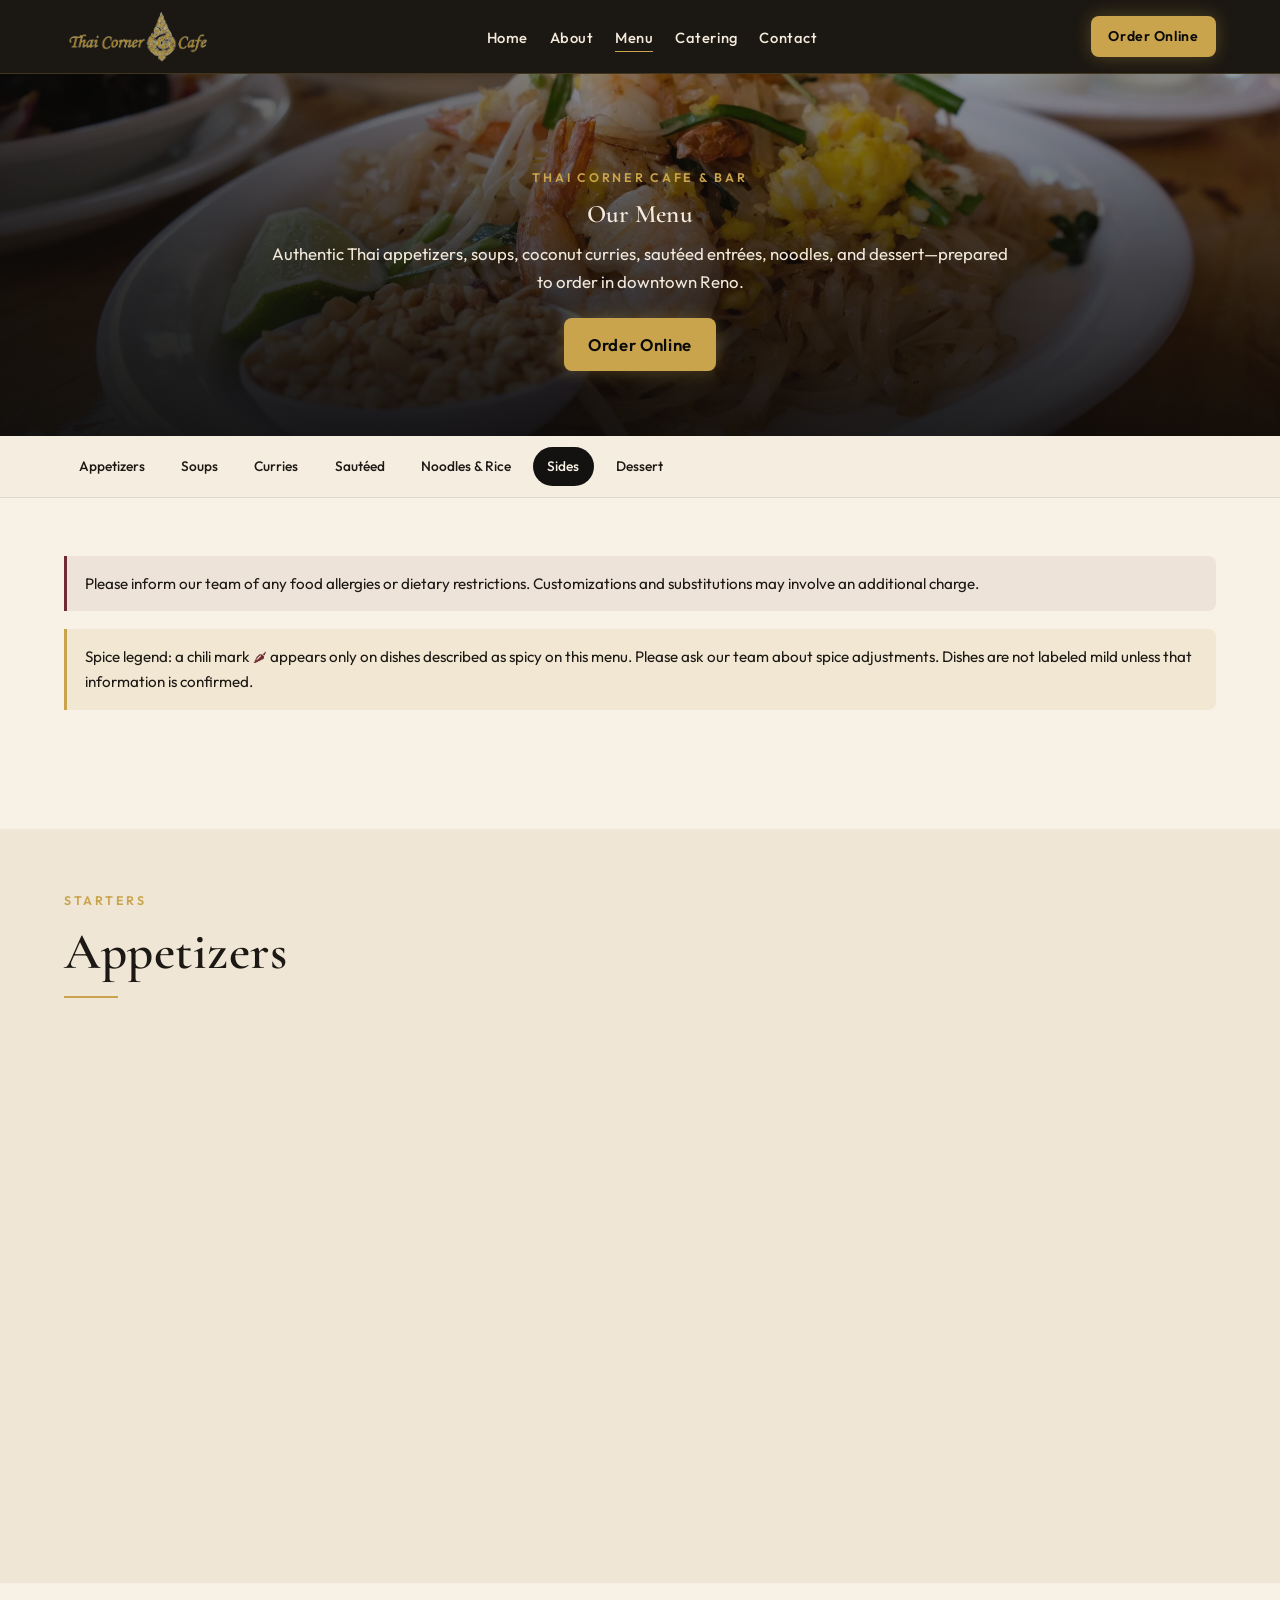
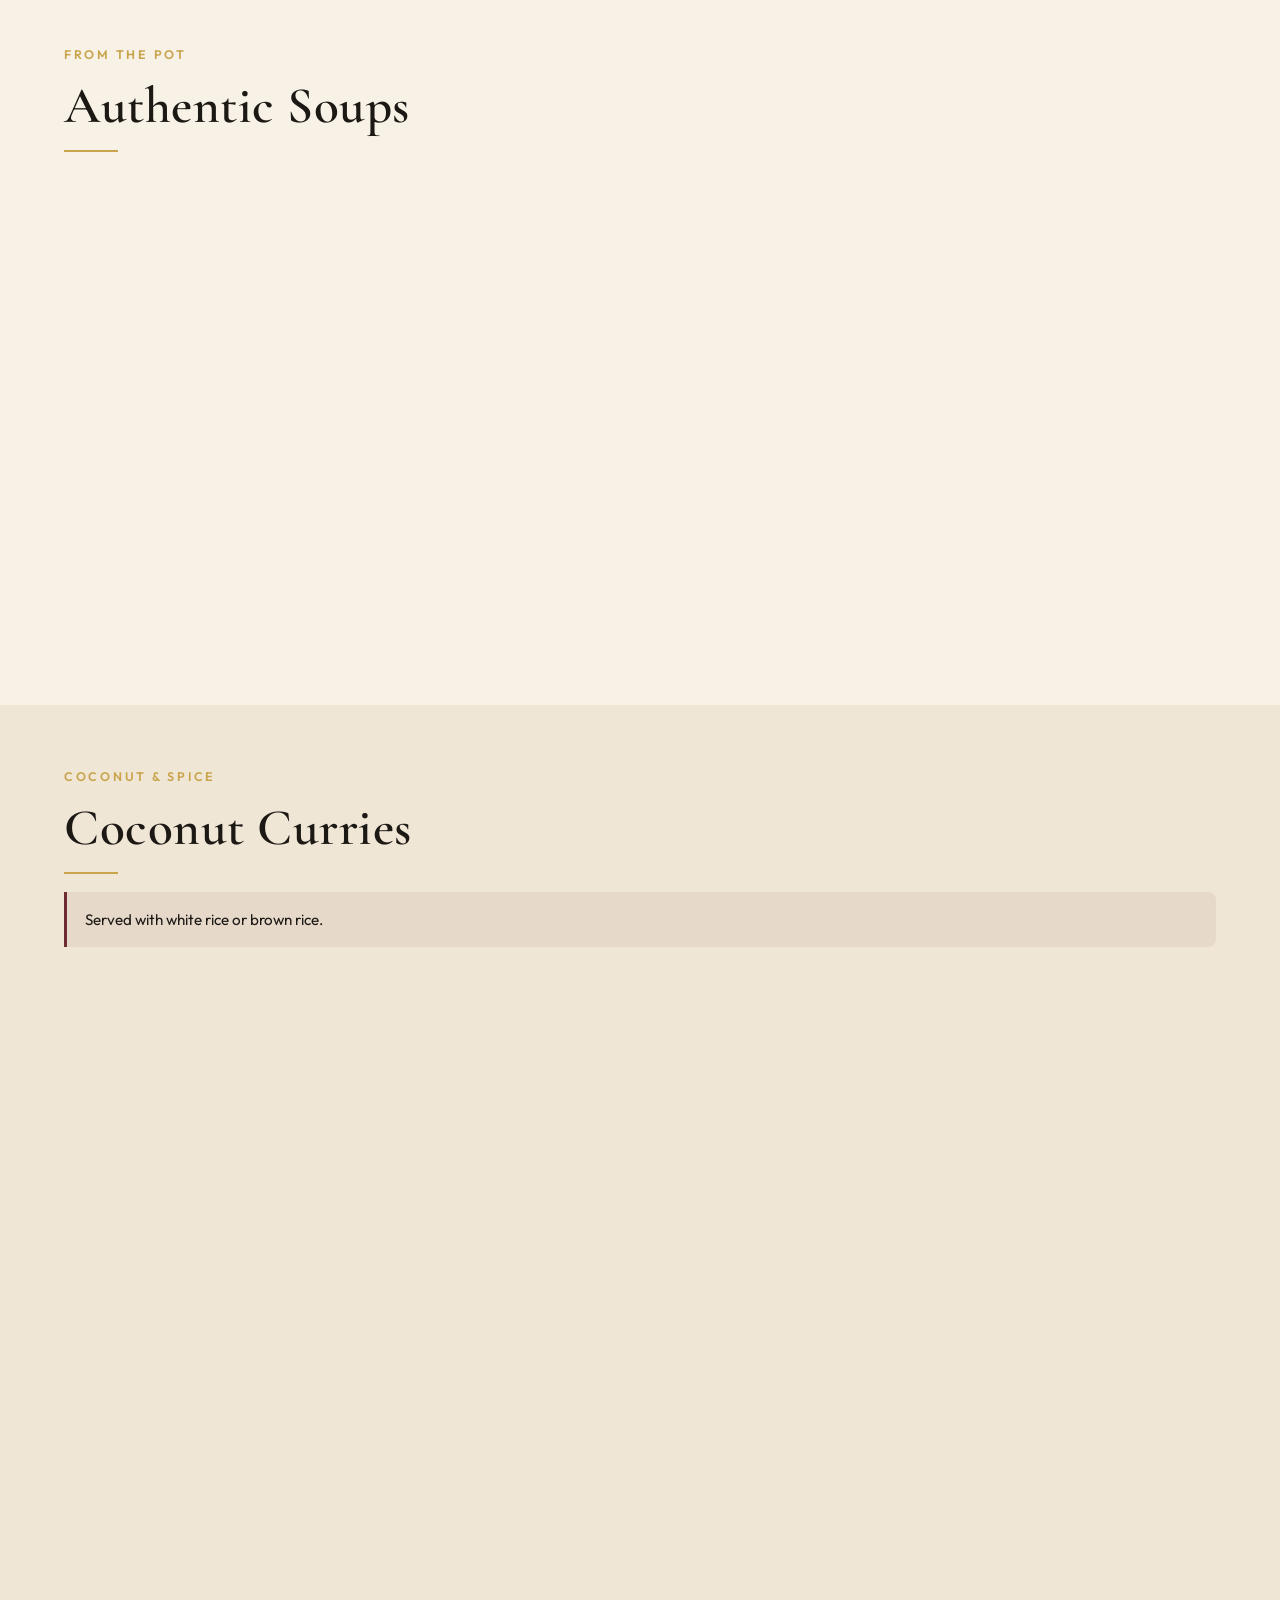
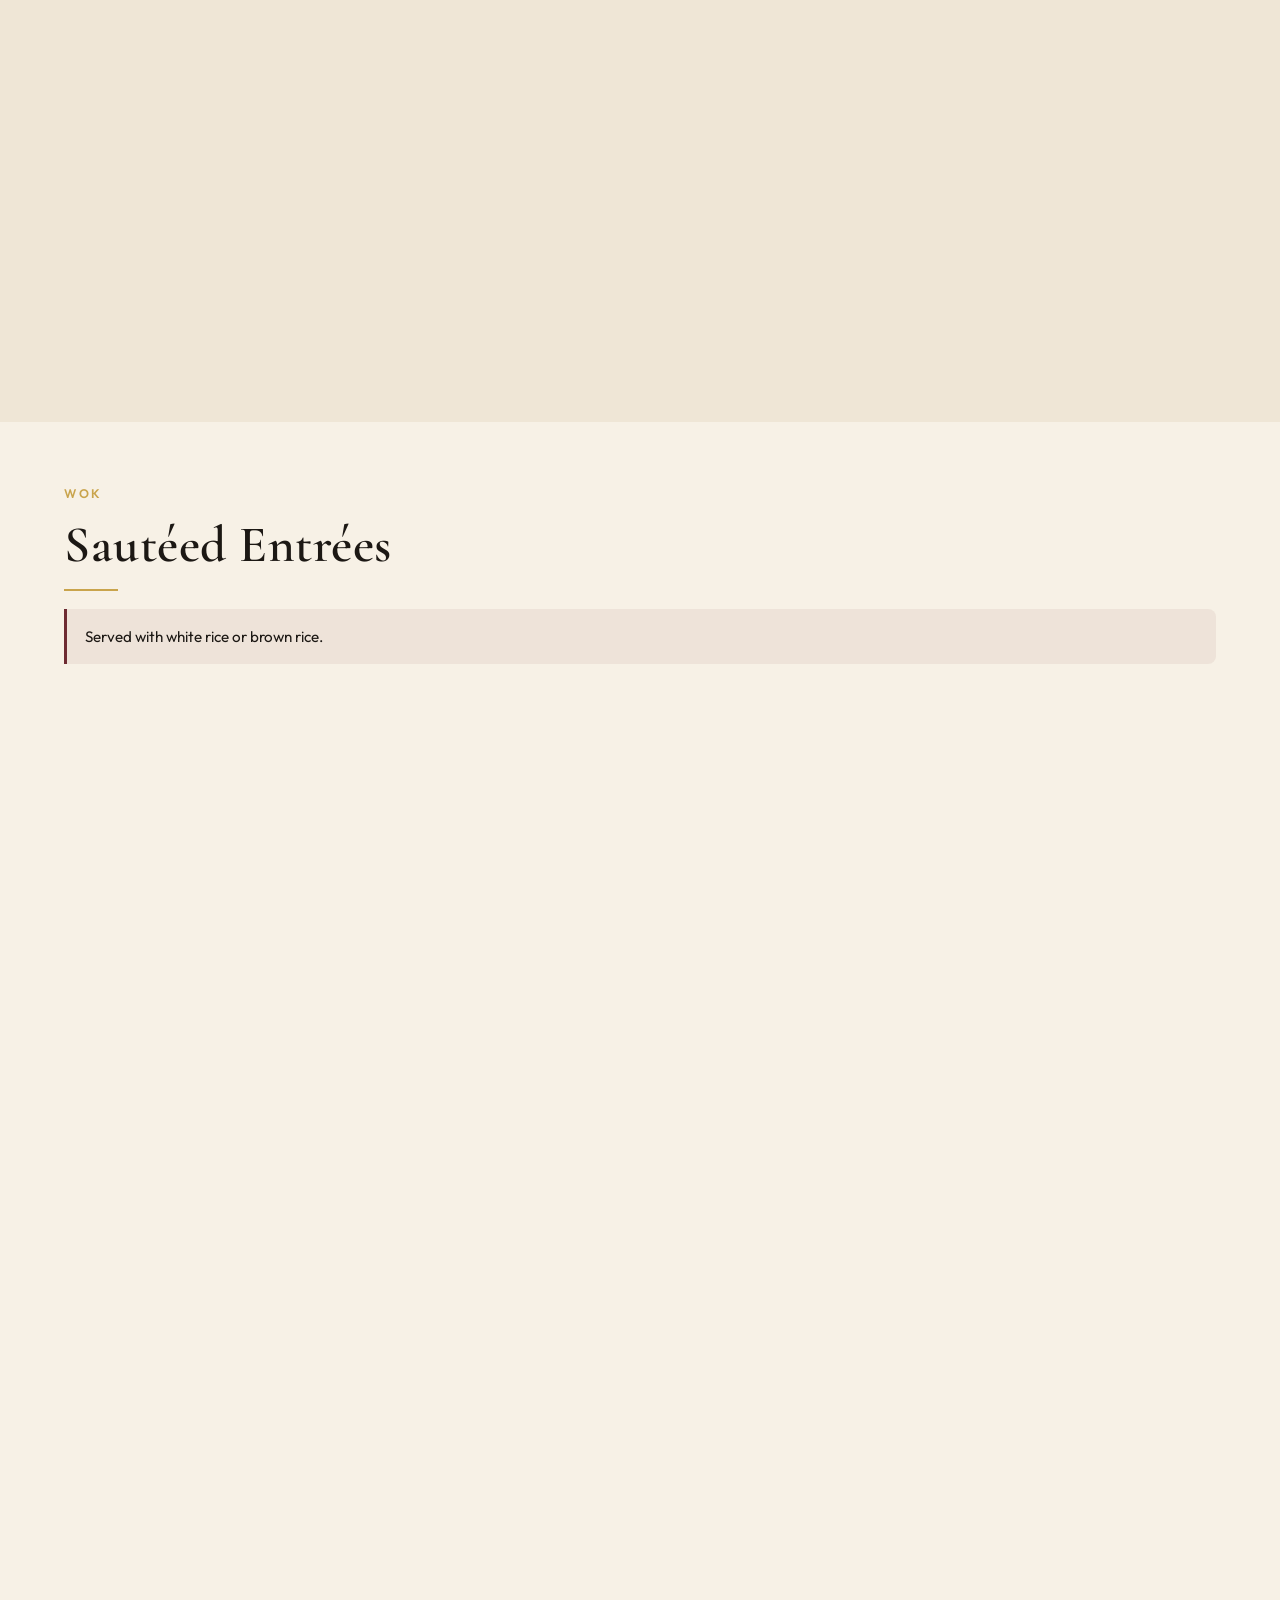
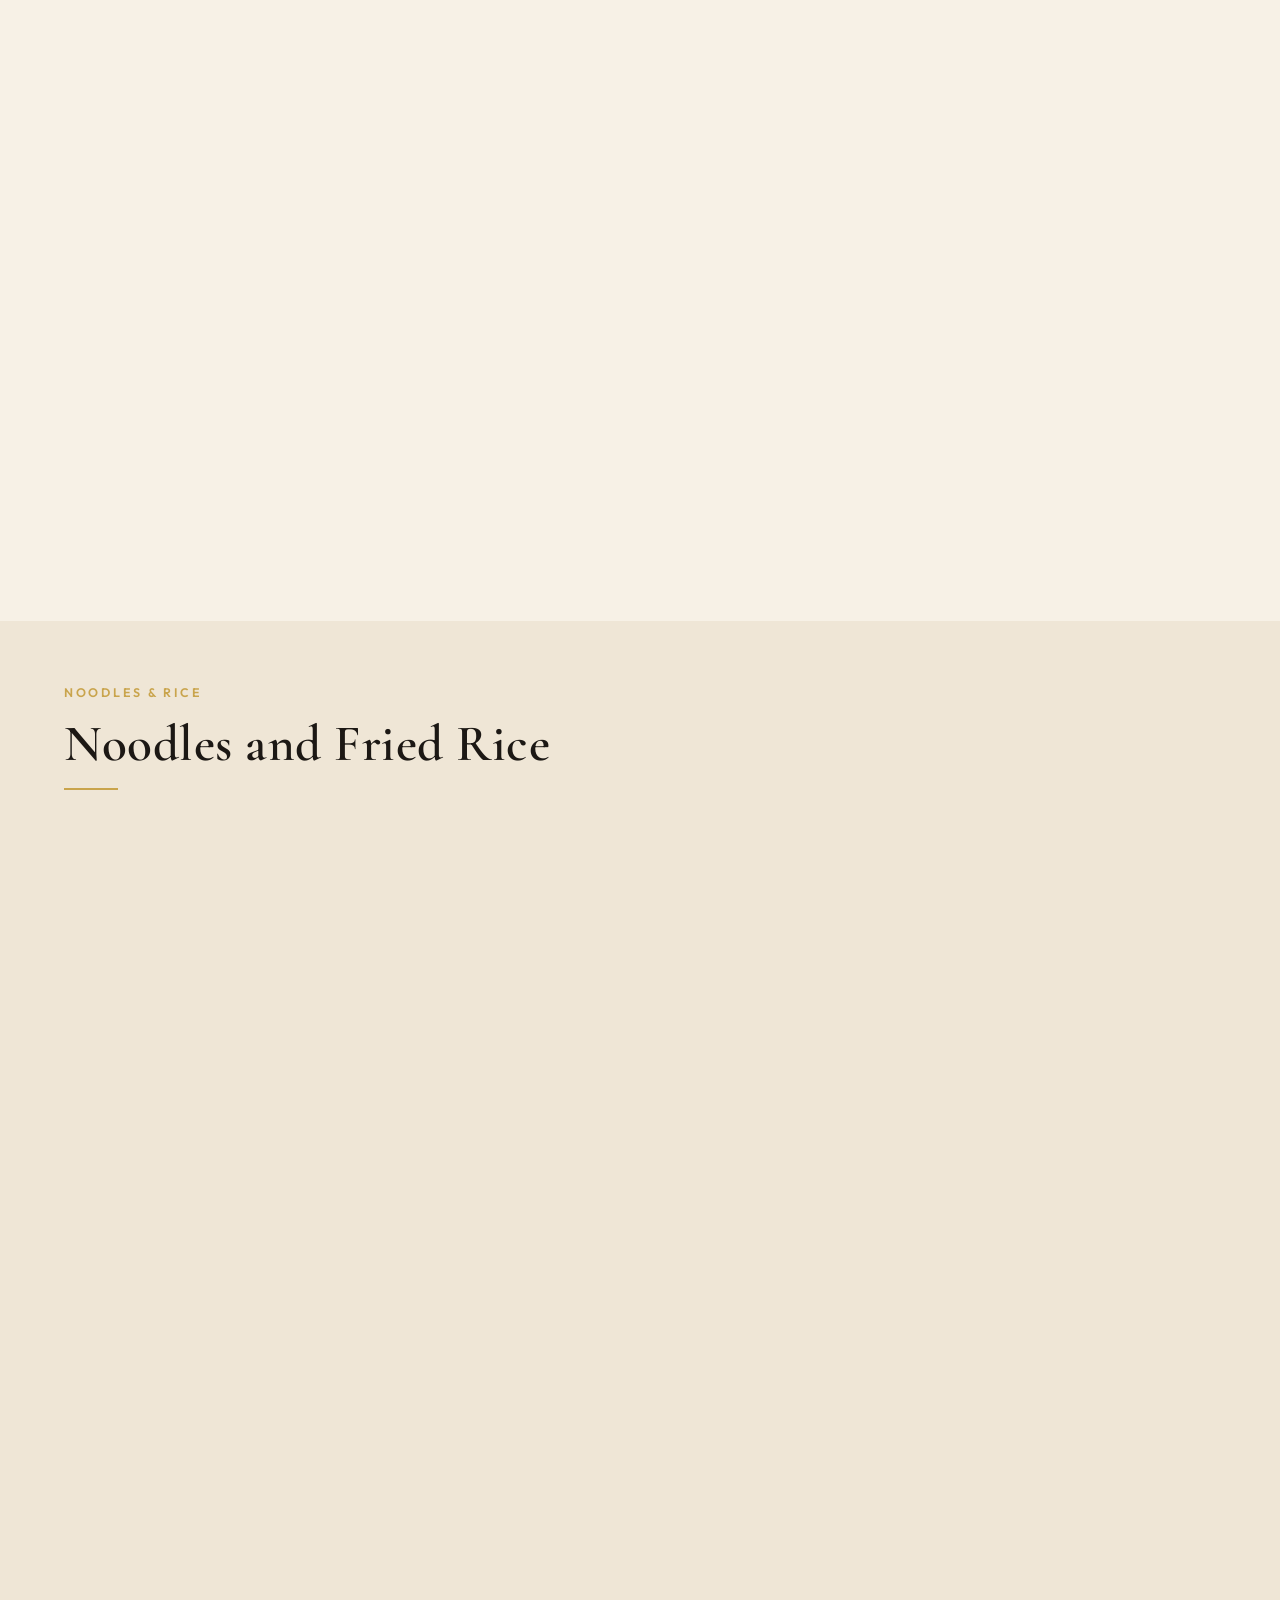
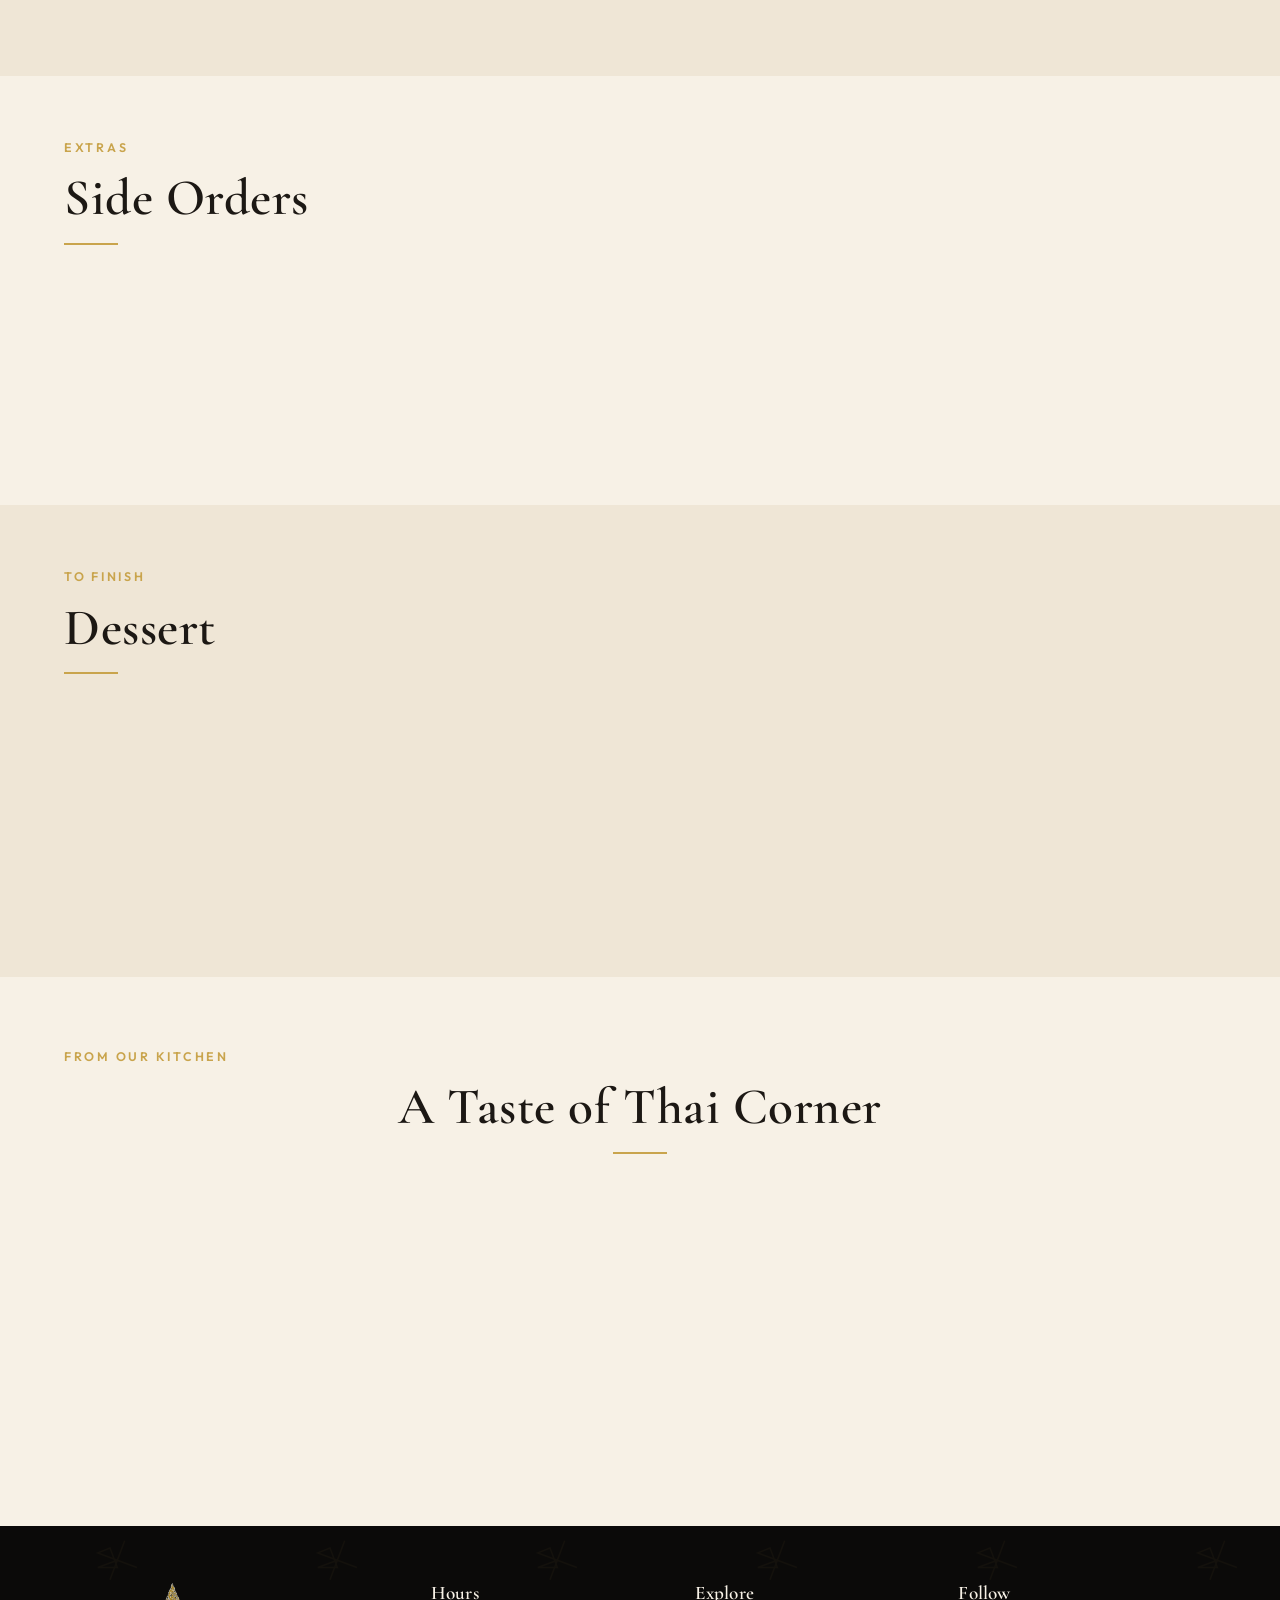
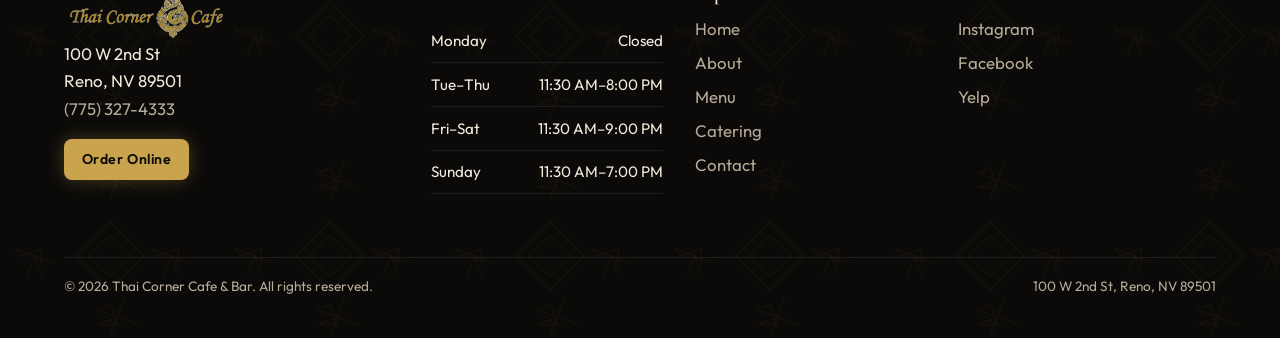
<file: menu.html>
<!DOCTYPE html>
<html lang="en">
<head>
  <meta charset="utf-8">
  <meta name="viewport" content="width=device-width, initial-scale=1">
  <title>Menu | Thai Corner Cafe &amp; Bar | Downtown Reno</title>
  <meta name="description" content="Browse the Thai Corner Cafe menu: appetizers, Tom Yum and Tom Kha, coconut curries, sautéed entrées, noodles, fried rice, and dessert. Order online or dine in downtown Reno.">
  <meta name="theme-color" content="#141210">
  <link rel="canonical" href="https://www.thaicornercafe.net/menu.html">
  <link rel="icon" href="images/favicon.svg" type="image/svg+xml">
  <link rel="apple-touch-icon" href="images/favicon.svg">

  <meta property="og:type" content="website">
  <meta property="og:title" content="Menu | Thai Corner Cafe &amp; Bar">
  <meta property="og:description" content="Authentic Thai appetizers, soups, curries, sautéed entrées, noodles, and dessert in downtown Reno.">
  <meta property="og:url" content="https://www.thaicornercafe.net/menu.html">
  <meta property="og:image" content="images/pad-thai.jpg">
  <meta property="og:locale" content="en_US">
  <meta name="twitter:card" content="summary_large_image">
  <meta name="twitter:title" content="Menu | Thai Corner Cafe &amp; Bar">
  <meta name="twitter:description" content="Authentic Thai cuisine in downtown Reno. View prices and order online.">
  <meta name="twitter:image" content="images/pad-thai.jpg">

  <link rel="preconnect" href="https://fonts.googleapis.com">
  <link rel="preconnect" href="https://fonts.gstatic.com" crossorigin>
  <link href="https://fonts.googleapis.com/css2?family=Cormorant+Garamond:ital,wght@0,500;0,600;0,700;1,500&family=Outfit:wght@300;400;500;600;700&display=swap" rel="stylesheet">
  <link rel="stylesheet" href="styles.css">

  <script type="application/ld+json">
  {
    "@context": "https://schema.org",
    "@type": "Menu",
    "name": "Thai Corner Cafe & Bar Menu",
    "url": "https://www.thaicornercafe.net/menu.html",
    "hasMenuSection": [
      { "@type": "MenuSection", "name": "Appetizers" },
      { "@type": "MenuSection", "name": "Authentic Soups" },
      { "@type": "MenuSection", "name": "Coconut Curries" },
      { "@type": "MenuSection", "name": "Sautéed Entrées" },
      { "@type": "MenuSection", "name": "Noodles and Fried Rice" },
      { "@type": "MenuSection", "name": "Side Orders" },
      { "@type": "MenuSection", "name": "Dessert" }
    ]
  }
  </script>
  <script type="application/ld+json">
  {
    "@context": "https://schema.org",
    "@type": "Restaurant",
    "name": "Thai Corner Cafe & Bar",
    "image": "images/hero-thai-food.jpg",
    "url": "https://www.thaicornercafe.net/",
    "telephone": "+17753274333",
    "servesCuisine": "Thai",
    "priceRange": "$$",
    "address": {
      "@type": "PostalAddress",
      "streetAddress": "100 W 2nd St",
      "addressLocality": "Reno",
      "addressRegion": "NV",
      "postalCode": "89501",
      "addressCountry": "US"
    },
    "hasMenu": "https://www.thaicornercafe.net/menu.html",
    "openingHoursSpecification": [
      { "@type": "OpeningHoursSpecification", "dayOfWeek": ["Tuesday", "Wednesday", "Thursday"], "opens": "11:30", "closes": "20:00" },
      { "@type": "OpeningHoursSpecification", "dayOfWeek": ["Friday", "Saturday"], "opens": "11:30", "closes": "21:00" },
      { "@type": "OpeningHoursSpecification", "dayOfWeek": "Sunday", "opens": "11:30", "closes": "19:00" }
    ],
    "sameAs": [
      "https://www.instagram.com/thaicornercafe/",
      "https://www.facebook.com/thaicornercafe",
      "https://www.yelp.com/biz/thai-corner-cafe-reno-2"
    ]
  }
  </script>
</head>
<body>
  <a class="skip-link" href="#main">Skip to content</a>

  <header class="site-header">
    <div class="container header-inner">
      <a class="logo" href="index.html">
        <img src="images/thai-corner-logo.png" alt="Thai Corner Cafe" width="1334" height="464">
      </a>
      <button class="nav-toggle" type="button" aria-expanded="false" aria-controls="primary-nav" aria-label="Open menu">
        <span class="nav-toggle-bars" aria-hidden="true"><span></span></span>
      </button>
      <nav id="primary-nav" class="primary-nav" aria-label="Primary">
        <ul class="nav-list">
          <li><a href="index.html">Home</a></li>
          <li><a href="index.html#about">About</a></li>
          <li><a href="menu.html" aria-current="page">Menu</a></li>
          <li><a href="catering.html">Catering</a></li>
          <li><a href="contact.html">Contact</a></li>
        </ul>
        <a class="btn btn-primary btn-sm mobile-order" href="https://onlineordering.edgeservpos.com/thaicorner" target="_blank" rel="noopener noreferrer">Order Online</a>
      </nav>
      <a class="btn btn-primary btn-sm header-cta" href="https://onlineordering.edgeservpos.com/thaicorner" target="_blank" rel="noopener noreferrer">Order Online</a>
    </div>
  </header>
  <div class="nav-backdrop"></div>

  <main id="main">
    <section class="page-hero">
      <!-- Original Wix menu photograph: Pad Thai -->
      <div class="page-hero-media">
        <picture>
          <source srcset="images/pad-thai.webp" type="image/webp">
          <img src="images/pad-thai.jpg" alt="Shrimp Pad Thai at Thai Corner Cafe" width="2200" height="1463" fetchpriority="high">
        </picture>
      </div>
      <div class="page-hero-overlay"></div>
      <div class="page-hero-content reveal-up">
        <p class="kicker">Thai Corner Cafe &amp; Bar</p>
        <h1>Our Menu</h1>
        <p>Authentic Thai appetizers, soups, coconut curries, sautéed entrées, noodles, and dessert—prepared to order in downtown Reno.</p>
        <div class="btn-row center-row">
          <a class="btn btn-primary" href="https://onlineordering.edgeservpos.com/thaicorner" target="_blank" rel="noopener noreferrer">Order Online</a>
        </div>
      </div>
    </section>

    <div class="menu-nav-wrap">
      <nav class="container menu-nav" aria-label="Menu categories">
        <a href="#appetizers">Appetizers</a>
        <a href="#soups">Soups</a>
        <a href="#curries">Curries</a>
        <a href="#sauteed">Sautéed</a>
        <a href="#noodles">Noodles &amp; Rice</a>
        <a href="#sides">Sides</a>
        <a href="#dessert">Dessert</a>
      </nav>
    </div>

    <div class="section section-ivory section-compact">
      <div class="container">
        <p class="menu-note reveal-fade">Please inform our team of any food allergies or dietary restrictions. Customizations and substitutions may involve an additional charge.</p>
        <p class="spice-legend reveal-fade">Spice legend: a chili mark <span class="chili" aria-hidden="true">🌶</span> appears only on dishes described as spicy on this menu. Please ask our team about spice adjustments. Dishes are not labeled mild unless that information is confirmed.</p>
      </div>
    </div>

    <section class="section section-cream menu-section" id="appetizers">
      <div class="container">
        <p class="kicker">Starters</p>
        <h2 class="section-heading">Appetizers</h2>
        <div class="menu-grid" data-stagger>
          <article class="menu-item reveal-up">
            <div class="menu-item-head">
              <h3>Chicken Sa-Tay</h3>
              <span class="price">$8.95</span>
            </div>
            <p>Grilled marinated chicken served with peanut sauce and cucumber relish.</p>
          </article>
          <article class="menu-item reveal-up">
            <div class="menu-item-head">
              <h3>Fried Thai Egg Rolls</h3>
              <span class="price">$6.95</span>
            </div>
            <p>Crispy egg rolls filled with bean-thread noodles and vegetables.</p>
          </article>
          <article class="menu-item reveal-up">
            <div class="menu-item-head">
              <h3>Fresh Spring Rolls</h3>
            </div>
            <p>Rice-paper rolls filled with lettuce, carrots, cucumber, cilantro, basil, and noodles. Served with peanut sauce.</p>
            <ul class="price-list">
              <li><span>Vegetable</span><span>$4.95</span></li>
              <li><span>Tofu</span><span>$5.95</span></li>
              <li><span>Shrimp</span><span>$6.95</span></li>
            </ul>
          </article>
          <article class="menu-item reveal-up">
            <div class="menu-item-head">
              <h3>Thai Wings</h3>
              <span class="price">$7.95</span>
            </div>
            <p>Fried chicken wings coated in Thai sweet chili sauce.</p>
          </article>
          <article class="menu-item reveal-up">
            <div class="menu-item-head">
              <h3>Pot Stickers</h3>
              <span class="price">$6.95</span>
            </div>
            <p>Crispy chicken and vegetable pot stickers served with sauce.</p>
          </article>
        </div>
      </div>
    </section>

    <section class="section section-ivory menu-section" id="soups">
      <div class="container">
        <p class="kicker">From the pot</p>
        <h2 class="section-heading">Authentic Soups</h2>
        <div class="menu-grid" data-stagger>
          <article class="menu-item reveal-up">
            <div class="menu-item-head">
              <h3>Tom Yum <span class="chili" aria-label="Spicy">🌶</span></h3>
            </div>
            <p>Spicy and sour soup with chili paste, onions, galangal, mushrooms, lemongrass, and tomatoes.</p>
            <ul class="price-list">
              <li><span>Shrimp, 16 oz</span><span>$8.95</span></li>
              <li><span>Shrimp, 32 oz</span><span>$15.95</span></li>
              <li><span>Chicken, tofu, or mixed vegetables, 16 oz</span><span>$7.95</span></li>
              <li><span>Chicken, tofu, or mixed vegetables, 32 oz</span><span>$13.95</span></li>
              <li><span>Seafood, 32 oz</span><span>$21.95</span></li>
            </ul>
          </article>
          <article class="menu-item reveal-up">
            <div class="menu-item-head">
              <h3>Tom Kha</h3>
            </div>
            <p>Aromatic coconut soup with galangal, tomatoes, mushrooms, onions, lemongrass, and cilantro.</p>
            <ul class="price-list">
              <li><span>Shrimp, 16 oz</span><span>$9.95</span></li>
              <li><span>Shrimp, 32 oz</span><span>$17.95</span></li>
              <li><span>Chicken, tofu, or mixed vegetables, 16 oz</span><span>$8.95</span></li>
              <li><span>Chicken, tofu, or mixed vegetables, 32 oz</span><span>$15.95</span></li>
              <li><span>Seafood, 32 oz</span><span>$21.95</span></li>
            </ul>
          </article>
        </div>
        <aside class="menu-cta reveal-fade">
          <p>Ready to order soup and starters?</p>
          <a class="btn btn-primary" href="https://onlineordering.edgeservpos.com/thaicorner" target="_blank" rel="noopener noreferrer">Order Online</a>
        </aside>
      </div>
    </section>

    <section class="section section-cream menu-section" id="curries">
      <div class="container">
        <p class="kicker">Coconut &amp; spice</p>
        <h2 class="section-heading">Coconut Curries</h2>
        <p class="menu-note">Served with white rice or brown rice.</p>
        <div class="menu-grid" data-stagger>
          <article class="menu-item reveal-up">
            <div class="menu-item-head">
              <h3>Masaman Curry</h3>
            </div>
            <p>A curry of dried spices and coconut milk with potatoes, onions, carrots, peanuts, and your choice of protein.</p>
            <ul class="price-list">
              <li><span>Chicken, pork, tofu, or mixed vegetables</span><span>$12.95</span></li>
              <li><span>Beef</span><span>$14.95</span></li>
              <li><span>Shrimp</span><span>$15.95</span></li>
              <li><span>Combination of chicken, beef, pork, and shrimp</span><span>$17.95</span></li>
              <li><span>Seafood</span><span>$21.95</span></li>
            </ul>
          </article>
          <article class="menu-item reveal-up">
            <div class="menu-item-head">
              <h3>Panang Curry</h3>
            </div>
            <p>Rich red curry with creamy coconut milk, kaffir lime leaves, bell peppers, and your choice of protein.</p>
            <ul class="price-list">
              <li><span>Chicken, pork, tofu, or mixed vegetables</span><span>$12.95</span></li>
              <li><span>Beef</span><span>$14.95</span></li>
              <li><span>Shrimp</span><span>$15.95</span></li>
              <li><span>Combination of chicken, beef, pork, and shrimp</span><span>$17.95</span></li>
              <li><span>Seafood</span><span>$21.95</span></li>
            </ul>
          </article>
          <article class="menu-item reveal-up">
            <div class="menu-item-head">
              <h3>Red Curry <span class="chili" aria-label="Spicy">🌶</span></h3>
            </div>
            <p>Spicy coconut red curry with bamboo shoots, bell peppers, basil, and your choice of protein.</p>
            <ul class="price-list">
              <li><span>Chicken, pork, tofu, or mixed vegetables</span><span>$12.95</span></li>
              <li><span>Beef</span><span>$14.95</span></li>
              <li><span>Shrimp</span><span>$15.95</span></li>
              <li><span>Combination of chicken, beef, pork, and shrimp</span><span>$17.95</span></li>
              <li><span>Seafood</span><span>$21.95</span></li>
            </ul>
          </article>
          <article class="menu-item reveal-up">
            <div class="menu-item-head">
              <h3>Green Curry <span class="chili" aria-label="Spicy">🌶</span></h3>
            </div>
            <p>Spicy coconut green curry with eggplant, bell peppers, Thai basil, and your choice of protein.</p>
            <ul class="price-list">
              <li><span>Chicken, pork, tofu, or mixed vegetables</span><span>$12.95</span></li>
              <li><span>Beef</span><span>$14.95</span></li>
              <li><span>Shrimp</span><span>$15.95</span></li>
              <li><span>Combination of chicken, beef, pork, and shrimp</span><span>$17.95</span></li>
              <li><span>Seafood</span><span>$21.95</span></li>
            </ul>
          </article>
          <article class="menu-item reveal-up">
            <div class="menu-item-head">
              <h3>Yellow Curry</h3>
            </div>
            <p>Yellow curry with onions, potatoes, tomatoes, and your choice of protein.</p>
            <ul class="price-list">
              <li><span>Chicken, pork, tofu, or mixed vegetables</span><span>$12.95</span></li>
              <li><span>Beef</span><span>$14.95</span></li>
              <li><span>Shrimp</span><span>$15.95</span></li>
              <li><span>Combination of chicken, beef, pork, and shrimp</span><span>$17.95</span></li>
              <li><span>Seafood</span><span>$21.95</span></li>
            </ul>
          </article>
        </div>
      </div>
    </section>

    <section class="section section-ivory menu-section" id="sauteed">
      <div class="container">
        <p class="kicker">Wok</p>
        <h2 class="section-heading">Sautéed Entrées</h2>
        <p class="menu-note">Served with white rice or brown rice.</p>
        <div class="menu-grid" data-stagger>
          <article class="menu-item reveal-up">
            <div class="menu-item-head">
              <h3>Crispy Garlic Pepper</h3>
            </div>
            <p>Your choice of protein sautéed with garlic, pepper, and house sauce.</p>
            <ul class="price-list">
              <li><span>Chicken, pork, tofu, or mixed vegetables</span><span>$12.95</span></li>
              <li><span>Beef</span><span>$14.95</span></li>
              <li><span>Shrimp</span><span>$15.95</span></li>
              <li><span>Combination of chicken, beef, pork, and shrimp</span><span>$17.95</span></li>
              <li><span>Seafood</span><span>$21.95</span></li>
            </ul>
          </article>
          <article class="menu-item reveal-up">
            <div class="menu-item-head">
              <h3>Spicy Basil <span class="chili" aria-label="Spicy">🌶</span></h3>
            </div>
            <p>Your choice of protein sautéed with bell peppers, onions, mushrooms, and fresh basil.</p>
            <ul class="price-list">
              <li><span>Chicken, pork, tofu, or mixed vegetables</span><span>$12.95</span></li>
              <li><span>Beef</span><span>$14.95</span></li>
              <li><span>Shrimp</span><span>$15.95</span></li>
              <li><span>Combination of chicken, beef, pork, and shrimp</span><span>$17.95</span></li>
              <li><span>Seafood</span><span>$21.95</span></li>
            </ul>
          </article>
          <article class="menu-item reveal-up">
            <div class="menu-item-head">
              <h3>Fresh Ginger</h3>
            </div>
            <p>Your choice of protein sautéed with fresh ginger, bell peppers, black mushrooms, and onions.</p>
            <ul class="price-list">
              <li><span>Chicken, pork, tofu, or mixed vegetables</span><span>$12.95</span></li>
              <li><span>Beef</span><span>$14.95</span></li>
              <li><span>Shrimp</span><span>$15.95</span></li>
              <li><span>Combination of chicken, beef, pork, and shrimp</span><span>$17.95</span></li>
              <li><span>Seafood</span><span>$21.95</span></li>
            </ul>
          </article>
          <article class="menu-item reveal-up">
            <div class="menu-item-head">
              <h3>Broccoli Delight</h3>
            </div>
            <p>Your choice of protein sautéed with broccoli and carrots in gravy.</p>
            <ul class="price-list">
              <li><span>Chicken, pork, tofu, or mixed vegetables</span><span>$12.95</span></li>
              <li><span>Beef</span><span>$14.95</span></li>
              <li><span>Shrimp</span><span>$15.95</span></li>
              <li><span>Combination of chicken, beef, pork, and shrimp</span><span>$17.95</span></li>
              <li><span>Seafood</span><span>$21.95</span></li>
            </ul>
          </article>
          <article class="menu-item reveal-up">
            <div class="menu-item-head">
              <h3>Teriyaki</h3>
            </div>
            <p>Your choice of protein sautéed with teriyaki sauce and served with steamed broccoli and carrots.</p>
            <ul class="price-list">
              <li><span>Chicken, pork, tofu, or mixed vegetables</span><span>$12.95</span></li>
              <li><span>Beef</span><span>$14.95</span></li>
              <li><span>Shrimp</span><span>$15.95</span></li>
              <li><span>Combination of chicken, beef, pork, and shrimp</span><span>$17.95</span></li>
              <li><span>Seafood</span><span>$21.95</span></li>
            </ul>
          </article>
          <article class="menu-item reveal-up">
            <div class="menu-item-head">
              <h3>Sweet and Sour</h3>
            </div>
            <p>Your choice of protein sautéed with tomatoes, bell peppers, onions, cucumber, and pineapple.</p>
            <ul class="price-list">
              <li><span>Chicken, pork, tofu, or mixed vegetables</span><span>$12.95</span></li>
              <li><span>Beef</span><span>$14.95</span></li>
              <li><span>Shrimp</span><span>$15.95</span></li>
              <li><span>Combination of chicken, beef, pork, and shrimp</span><span>$17.95</span></li>
              <li><span>Seafood</span><span>$21.95</span></li>
            </ul>
          </article>
          <article class="menu-item reveal-up">
            <div class="menu-item-head">
              <h3>Pra Ram <span class="chili" aria-label="Spicy">🌶</span></h3>
            </div>
            <p>Your choice of protein served with spicy peanut sauce and spinach.</p>
            <ul class="price-list">
              <li><span>Chicken, pork, tofu, or mixed vegetables</span><span>$12.95</span></li>
              <li><span>Beef</span><span>$14.95</span></li>
              <li><span>Shrimp</span><span>$15.95</span></li>
              <li><span>Combination of chicken, beef, pork, and shrimp</span><span>$17.95</span></li>
              <li><span>Seafood</span><span>$21.95</span></li>
            </ul>
          </article>
          <article class="menu-item reveal-up">
            <div class="menu-item-head">
              <h3>Thai Cashew</h3>
            </div>
            <p>Your choice of protein sautéed with carrots, celery, bell peppers, onions, and cashews.</p>
            <ul class="price-list">
              <li><span>Chicken, pork, tofu, or mixed vegetables</span><span>$12.95</span></li>
              <li><span>Beef</span><span>$14.95</span></li>
              <li><span>Shrimp</span><span>$15.95</span></li>
              <li><span>Combination of chicken, beef, pork, and shrimp</span><span>$17.95</span></li>
              <li><span>Seafood</span><span>$21.95</span></li>
            </ul>
          </article>
        </div>
        <aside class="menu-cta reveal-fade">
          <p>Order a curry or sautéed entrée</p>
          <a class="btn btn-primary" href="https://onlineordering.edgeservpos.com/thaicorner" target="_blank" rel="noopener noreferrer">Order Online</a>
        </aside>
      </div>
    </section>

    <section class="section section-cream menu-section" id="noodles">
      <div class="container">
        <p class="kicker">Noodles &amp; rice</p>
        <h2 class="section-heading wide">Noodles and Fried Rice</h2>
        <div class="menu-grid" data-stagger>
          <article class="menu-item reveal-up">
            <div class="menu-item-head">
              <h3>Pad Thai</h3>
            </div>
            <p>Thin rice noodles sautéed with your choice of protein, egg, onions, bean sprouts, garlic chives, and crushed peanuts on the side.</p>
            <ul class="price-list">
              <li><span>Chicken, pork, tofu, or mixed vegetables</span><span>$12.95</span></li>
              <li><span>Beef</span><span>$14.95</span></li>
              <li><span>Shrimp</span><span>$15.95</span></li>
              <li><span>Combination of chicken, beef, pork, and shrimp</span><span>$17.95</span></li>
              <li><span>Seafood</span><span>$21.95</span></li>
            </ul>
          </article>
          <article class="menu-item reveal-up">
            <div class="menu-item-head">
              <h3>Pad See Ew</h3>
            </div>
            <p>Stir-fried rice noodles with your choice of protein, broccoli, bean sprouts, egg, and sweet soy sauce.</p>
            <ul class="price-list">
              <li><span>Chicken, pork, tofu, or mixed vegetables</span><span>$12.95</span></li>
              <li><span>Beef</span><span>$14.95</span></li>
              <li><span>Shrimp</span><span>$15.95</span></li>
              <li><span>Combination of chicken, beef, pork, and shrimp</span><span>$17.95</span></li>
              <li><span>Seafood</span><span>$21.95</span></li>
            </ul>
          </article>
          <article class="menu-item reveal-up">
            <div class="menu-item-head">
              <h3>Drunken Noodles</h3>
            </div>
            <p>Stir-fried rice noodles with your choice of protein, bell peppers, onions, mushrooms, baby corn, and fresh basil.</p>
            <ul class="price-list">
              <li><span>Chicken, pork, tofu, or mixed vegetables</span><span>$12.95</span></li>
              <li><span>Beef</span><span>$14.95</span></li>
              <li><span>Shrimp</span><span>$15.95</span></li>
              <li><span>Combination of chicken, beef, pork, and shrimp</span><span>$17.95</span></li>
              <li><span>Seafood</span><span>$21.95</span></li>
            </ul>
          </article>
          <article class="menu-item reveal-up">
            <div class="menu-item-head">
              <h3>Thai Corner Fried Rice</h3>
            </div>
            <p>Stir-fried rice with your choice of protein, egg, tomatoes, onions, carrots, and peas.</p>
            <ul class="price-list">
              <li><span>Chicken, pork, tofu, or mixed vegetables</span><span>$12.95</span></li>
              <li><span>Beef</span><span>$14.95</span></li>
              <li><span>Shrimp</span><span>$15.95</span></li>
              <li><span>Combination of chicken, beef, pork, and shrimp</span><span>$17.95</span></li>
              <li><span>Seafood</span><span>$21.95</span></li>
            </ul>
          </article>
        </div>
        <aside class="menu-cta reveal-fade">
          <p>Craving noodles or fried rice?</p>
          <a class="btn btn-primary" href="https://onlineordering.edgeservpos.com/thaicorner" target="_blank" rel="noopener noreferrer">Order Online</a>
        </aside>
      </div>
    </section>

    <section class="section section-ivory menu-section" id="sides">
      <div class="container">
        <p class="kicker">Extras</p>
        <h2 class="section-heading">Side Orders</h2>
        <div class="menu-grid" data-stagger>
          <article class="menu-item reveal-up">
            <div class="menu-item-head">
              <h3>Jasmine Rice</h3>
              <span class="price">$3.00</span>
            </div>
          </article>
          <article class="menu-item reveal-up">
            <div class="menu-item-head">
              <h3>Brown Rice</h3>
              <span class="price">$3.00</span>
            </div>
          </article>
          <article class="menu-item reveal-up">
            <div class="menu-item-head">
              <h3>Steamed Vegetables</h3>
              <span class="price">$5.00</span>
            </div>
          </article>
        </div>
      </div>
    </section>

    <section class="section section-cream menu-section" id="dessert">
      <div class="container">
        <p class="kicker">To finish</p>
        <h2 class="section-heading">Dessert</h2>
        <div class="menu-grid">
          <article class="menu-item reveal-up">
            <div class="menu-item-head">
              <h3>Sweet Rice &amp; Mango</h3>
              <span class="price">$6.00</span>
            </div>
          </article>
        </div>
        <aside class="menu-cta reveal-fade">
          <p>Order the full menu online</p>
          <a class="btn btn-primary" href="https://onlineordering.edgeservpos.com/thaicorner" target="_blank" rel="noopener noreferrer">Order Online</a>
        </aside>
      </div>
    </section>
  </main>

  <section class="menu-square-gallery-section">
  <div class="container">
    <p class="kicker center-copy">
      From Our Kitchen
    </p>

    <h2 class="section-heading centered">
      A Taste of Thai Corner
    </h2>

    <div class="menu-square-gallery" data-stagger>
      <figure class="menu-square reveal-scale">
        <picture>
          <source
            srcset="images/pad-thai.webp"
            type="image/webp"
          >

          <img
            src="images/pad-thai.jpg"
            alt="Pad Thai from Thai Corner Cafe"
            loading="lazy"
          >
        </picture>

        <figcaption>Pad Thai</figcaption>
      </figure>

      <figure class="menu-square reveal-scale">
        <picture>
          <source
            srcset="images/tom-kha.webp"
            type="image/webp"
          >

          <img
            src="images/tom-kha.jpg"
            alt="Tom Kha from Thai Corner Cafe"
            loading="lazy"
          >
        </picture>

        <figcaption>Tom Kha</figcaption>
      </figure>

      <figure class="menu-square reveal-scale">
        <picture>
          <source
            srcset="images/tom-yum.webp"
            type="image/webp"
          >

          <img
            src="images/tom-yum.jpg"
            alt="Tom Yum from Thai Corner Cafe"
            loading="lazy"
          >
        </picture>

        <figcaption>Tom Yum</figcaption>
      </figure>

      <figure class="menu-square reveal-scale">
        <picture>
          <source
            srcset="images/thai-cocktails.webp"
            type="image/webp"
          >

          <img
            src="images/thai-cocktails.jpg"
            alt="Cocktails at Thai Corner Cafe"
            loading="lazy"
          >
        </picture>

        <figcaption>Cocktails</figcaption>
      </figure>
    </div>
  </div>
</section>

  <footer class="site-footer pattern-overlay">
    <div class="container footer-grid">
      <div>
        <a class="logo" href="index.html">
          <img src="images/thai-corner-logo.png" alt="Thai Corner Cafe" width="1334" height="464">
        </a>
        <p>100 W 2nd St<br>Reno, NV 89501<br><a href="tel:+17753274333">(775) 327-4333</a></p>
        <a class="btn btn-primary btn-sm" href="https://onlineordering.edgeservpos.com/thaicorner" target="_blank" rel="noopener noreferrer">Order Online</a>
      </div>
      <div>
        <h3>Hours</h3>
        <ul class="hours-list">
          <li><span>Monday</span> <span>Closed</span></li>
          <li><span>Tue–Thu</span> <span>11:30 AM–8:00 PM</span></li>
          <li><span>Fri–Sat</span> <span>11:30 AM–9:00 PM</span></li>
          <li><span>Sunday</span> <span>11:30 AM–7:00 PM</span></li>
        </ul>
      </div>
      <div>
        <h3>Explore</h3>
        <ul class="footer-nav">
          <li><a href="index.html">Home</a></li>
          <li><a href="index.html#about">About</a></li>
          <li><a href="menu.html">Menu</a></li>
          <li><a href="catering.html">Catering</a></li>
          <li><a href="contact.html">Contact</a></li>
        </ul>
      </div>
      <div>
        <h3>Follow</h3>
        <ul class="footer-nav">
          <li><a href="https://www.instagram.com/thaicornercafe/" target="_blank" rel="noopener noreferrer">Instagram</a></li>
          <li><a href="https://www.facebook.com/thaicornercafe" target="_blank" rel="noopener noreferrer">Facebook</a></li>
          <li><a href="https://www.yelp.com/biz/thai-corner-cafe-reno-2" target="_blank" rel="noopener noreferrer">Yelp</a></li>
        </ul>
      </div>
    </div>
    <div class="container footer-bottom">
      <p>© <span data-year></span> Thai Corner Cafe &amp; Bar. All rights reserved.</p>
      <p>100 W 2nd St, Reno, NV 89501</p>
    </div>
  </footer>

  <button class="back-to-top" type="button" aria-label="Back to top">↑</button>
  <script src="script.js"></script>
</body>
</html>
</file>
<file: styles.css>
/* ==========================================================================
   Thai Corner Cafe & Bar — Design system
   Change colors, fonts, spacing, and radius here.
   ========================================================================== */

:root {
  --color-void: #0b0a09;
  --color-charcoal: #141210;
  --color-charcoal-soft: #1c1916;
  --color-charcoal-lift: #241f1b;
  --color-ivory: #f7f1e6;
  --color-cream: #efe6d6;
  --color-cream-deep: #e4d8c4;
  --color-gold: #c9a44c;
  --color-gold-bright: #e0bf6a;
  --color-gold-dim: #8c7030;
  --color-burgundy: #6e2b32;
  --color-burgundy-deep: #4a1d23;
  --color-text-dark: #1c1814;
  --color-text-muted: #6b6258;
  --color-text-on-dark: #f3eadc;
  --color-text-muted-dark: #b7aa98;
  --color-border-dark: rgba(201, 164, 76, 0.22);
  --color-border-light: rgba(28, 24, 20, 0.1);

  --font-serif: "Cormorant Garamond", "Palatino Linotype", Palatino,
    "Times New Roman", serif;
  --font-sans: "Outfit", "Segoe UI", Helvetica, Arial, sans-serif;

  --fs-xs: 0.78rem;
  --fs-sm: 0.9rem;
  --fs-body: 1.05rem;
  --fs-lead: 1.2rem;
  --fs-h1: clamp(2.6rem, 6vw, 4.6rem);
  --fs-h2: clamp(2rem, 4vw, 3.25rem);
  --fs-h3: clamp(1.35rem, 2vw, 1.7rem);

  --space-xs: 0.5rem;
  --space-sm: 0.85rem;
  --space-md: 1.25rem;
  --space-lg: 2rem;
  --space-xl: 3.25rem;
  --space-section: clamp(4.5rem, 8vw, 7.5rem);

  --radius-sm: 8px;
  --radius-md: 14px;
  --radius-lg: 22px;
  --radius-pill: 999px;

  --shadow-soft: 0 12px 32px rgba(0, 0, 0, 0.16);
  --shadow-lift: 0 16px 40px rgba(0, 0, 0, 0.22);
  --shadow-gold: 0 0 30px rgba(201, 164, 76, 0.58);

  --header-h: 4.65rem;
  --container: 72rem;
  --container-wide: 82rem;
  --ease: cubic-bezier(0.22, 1, 0.36, 1);
  --transition: 0.35s var(--ease);
}

/* --------------------------------------------------------------------------
   Base
   -------------------------------------------------------------------------- */

*,
*::before,
*::after {
  box-sizing: border-box;
}

html {
  scroll-behavior: smooth;
  scroll-padding-top: calc(var(--header-h) + 0.75rem);
}

html,
body {
  margin: 0;
  padding: 0;
  max-width: 100%;
  overflow-x: hidden;
}

body {
  font-family: var(--font-sans);
  font-size: var(--fs-body);
  line-height: 1.65;
  color: var(--color-text-dark);
  background: var(--color-ivory);
  min-height: 100vh;
  overflow-wrap: break-word;
  padding-top: var(--header-h);
}

img,
svg,
iframe {
  max-width: 100%;
  display: block;
}

img {
  height: auto;
}

a {
  color: inherit;
  text-decoration: none;
}

button,
input,
select,
textarea {
  font: inherit;
}

h1,
h2,
h3,
h4 {
  font-family: var(--font-serif);
  font-weight: 600;
  line-height: 1.15;
  letter-spacing: 0.01em;
  margin: 0 0 0.7rem;
}

p {
  margin: 0 0 1rem;
}

ul,
ol {
  margin: 0;
  padding: 0;
}

:focus-visible {
  outline: 2px solid var(--color-gold);
  outline-offset: 3px;
}

.skip-link {
  position: absolute;
  left: 1rem;
  top: -4rem;
  z-index: 2000;
  background: var(--color-gold);
  color: var(--color-void);
  padding: 0.65rem 1rem;
  border-radius: var(--radius-sm);
  font-weight: 600;
}

.skip-link:focus {
  top: 1rem;
}

.container {
  width: min(100% - 2rem, var(--container));
  margin-inline: auto;
}

.container-wide {
  width: min(100% - 2rem, var(--container-wide));
  margin-inline: auto;
}

.section {
  padding: var(--space-section) 0;
  position: relative;
}

.section-dark {
  background: var(--color-charcoal);
  color: var(--color-text-on-dark);
}

.section-ivory {
  background: var(--color-ivory);
  color: var(--color-text-dark);
}

.section-cream {
  background: var(--color-cream);
  color: var(--color-text-dark);
}

.pattern-overlay::before {
  content: "";
  position: absolute;
  inset: 0;
  background-image: url("images/thai-pattern.svg");
  background-size: 220px;
  opacity: 0.045;
  pointer-events: none;
}

.kicker {
  display: inline-block;
  font-family: var(--font-sans);
  font-size: var(--fs-xs);
  font-weight: 600;
  letter-spacing: 0.22em;
  text-transform: uppercase;
  color: var(--color-gold);
  margin-bottom: 0.7rem;
}

.section-heading {
  font-size: var(--fs-h2);
  max-width: 18ch;
}

.section-heading.wide {
  max-width: 24ch;
}

.section-heading::after {
  content: "";
  display: block;
  width: 3.4rem;
  height: 2px;
  background: var(--color-gold);
  margin-top: 0.9rem;
}

.section-heading.centered {
  text-align: center;
  margin-inline: auto;
  max-width: 22ch;
}

.section-heading.centered.wide {
  max-width: 28ch;
}

.section-heading.centered::after {
  margin-inline: auto;
}

.lede {
  font-size: var(--fs-lead);
  color: var(--color-text-muted);
  max-width: 42rem;
}

.section-dark .lede,
.section-dark .muted {
  color: var(--color-text-muted-dark);
}

.muted {
  color: var(--color-text-muted);
}

.center-copy {
  text-align: center;
  margin-inline: auto;
}

/* --------------------------------------------------------------------------
   Header & navigation
   -------------------------------------------------------------------------- */

.site-header {
  position: fixed;
  top: 0;
  left: 0;
  right: 0;
  width: 100%;
  z-index: 1000;
  height: var(--header-h);
  background: rgba(11, 10, 9, 0.92);
  color: var(--color-text-on-dark);
  backdrop-filter: blur(16px);
  border-bottom: 1px solid var(--color-border-dark);
  transform: translateY(0);
  transition:
    transform 0.4s var(--ease),
    background 0.3s ease;
}

.site-header.is-hidden {
  transform: translateY(-100%);
}

.site-header.nav-open,
.site-header.is-hidden.nav-open {
  transform: none;
}

.header-inner {
  height: 100%;
  display: flex;
  align-items: center;
  justify-content: space-between;
  gap: 1rem;
}

.logo {
  display: flex;
  align-items: center;
  flex-shrink: 1;
  min-width: 0;
  max-width: min(250px, 56vw);
}

.logo img {
  width: auto;
  height: 52px;
  max-width: 100%;
  object-fit: contain;
  object-position: left center;
}

.site-footer .logo img {
  height: 58px;
}

.media picture,
.hero-media picture,
.page-hero-media picture,
.band-media picture {
  display: contents;
}

.about-photos {
  display: grid;
  grid-template-columns: 1fr 1fr;
  gap: 0.8rem;
}

.about-photos .media {
  aspect-ratio: 2 / 3;
  min-height: 18rem;
}

.logo-text {
  display: flex;
  flex-direction: column;
  line-height: 1.05;
}

.logo-name {
  font-family: var(--font-serif);
  font-size: 1.28rem;
  font-weight: 600;
  letter-spacing: 0.04em;
  color: var(--color-ivory);
}

.logo-sub {
  font-size: 0.68rem;
  letter-spacing: 0.22em;
  text-transform: uppercase;
  color: var(--color-gold);
}

.nav-toggle {
  display: none;
  width: 46px;
  height: 46px;
  border: 1px solid var(--color-border-dark);
  background: transparent;
  border-radius: var(--radius-sm);
  align-items: center;
  justify-content: center;
  cursor: pointer;
  color: var(--color-ivory);
}

.nav-toggle-bars {
  position: relative;
  width: 18px;
  height: 12px;
}

.nav-toggle-bars span,
.nav-toggle-bars::before,
.nav-toggle-bars::after {
  position: absolute;
  left: 0;
  width: 18px;
  height: 1.5px;
  background: currentColor;
  transition:
    transform 0.3s var(--ease),
    opacity 0.2s ease,
    top 0.3s var(--ease);
}

.nav-toggle-bars span {
  top: 5.25px;
}

.nav-toggle-bars::before,
.nav-toggle-bars::after {
  content: "";
}

.nav-toggle-bars::before {
  top: 0;
}

.nav-toggle-bars::after {
  top: 10.5px;
}

.nav-toggle[aria-expanded="true"] .nav-toggle-bars span {
  opacity: 0;
}

.nav-toggle[aria-expanded="true"] .nav-toggle-bars::before {
  top: 5.25px;
  transform: rotate(45deg);
}

.nav-toggle[aria-expanded="true"] .nav-toggle-bars::after {
  top: 5.25px;
  transform: rotate(-45deg);
}

.nav-backdrop {
  display: none;
}

.primary-nav {
  display: flex;
  align-items: center;
  gap: 1.6rem;
}

.nav-list {
  display: flex;
  align-items: center;
  gap: 0.2rem 1.35rem;
  list-style: none;
}

.nav-list a {
  font-size: 0.92rem;
  font-weight: 500;
  letter-spacing: 0.04em;
  color: var(--color-text-on-dark);
  padding: 0.3rem 0;
  position: relative;
}

.nav-list a::after {
  content: "";
  position: absolute;
  left: 0;
  bottom: 0;
  width: 100%;
  height: 1px;
  background: var(--color-gold);
  transform: scaleX(0);
  transform-origin: left;
  transition: transform 0.3s var(--ease);
}

.nav-list a:hover::after,
.nav-list a[aria-current="page"]::after {
  transform: scaleX(1);
}

.header-cta {
  flex-shrink: 0;
}

/* --------------------------------------------------------------------------
   Buttons
   -------------------------------------------------------------------------- */

.btn {
  display: inline-flex;
  align-items: center;
  justify-content: center;
  gap: 0.55rem;
  min-height: 3rem;
  padding: 0.75rem 1.45rem;
  border-radius: var(--radius-sm);
  border: 1px solid transparent;
  font-weight: 600;
  letter-spacing: 0.04em;
  cursor: pointer;
  text-align: center;
  transition:
    transform 0.28s var(--ease),
    box-shadow 0.28s var(--ease),
    background 0.28s ease,
    color 0.28s ease,
    border-color 0.28s ease;
  position: relative;
  overflow: hidden;
}

.btn .arrow {
  display: inline-block;
  transition: transform 0.3s var(--ease);
}

.btn-primary {
  background: var(--color-gold);
  color: var(--color-void);
  box-shadow: 0 0 18px rgba(201, 164, 76, 0.32);
}

.btn-primary::after {
  content: "";
  position: absolute;
  top: 0;
  left: -130%;
  width: 55%;
  height: 100%;
  background: linear-gradient(
    120deg,
    transparent,
    rgba(255, 255, 255, 0.38),
    transparent
  );
  transform: skewX(-18deg);
  transition: left 0.65s var(--ease);
  pointer-events: none;
}

.btn-primary:hover {
  transform: translateY(-3px);
  box-shadow: var(--shadow-gold);
  background: var(--color-gold-bright);
}

.btn-primary:hover::after {
  left: 140%;
}

.btn-primary:active {
  transform: translateY(0);
  box-shadow: 0 0 14px rgba(201, 164, 76, 0.45);
}

.btn-secondary {
  background: transparent;
  color: var(--color-gold);
  border-color: var(--color-gold);
}

.btn-secondary:hover {
  background: var(--color-gold);
  color: var(--color-void);
}

.btn-secondary:hover .arrow {
  transform: translateX(5px);
}

.btn-secondary:active {
  transform: translateY(1px);
}

.btn-on-light.btn-secondary {
  color: var(--color-gold-dim);
}

.btn-on-light.btn-secondary:hover {
  color: var(--color-void);
}

.btn-row {
  display: flex;
  flex-wrap: wrap;
  gap: 0.75rem;
  margin-top: 1.4rem;
}

.btn-row.center-row {
  justify-content: center;
}

.btn-row.spaced {
  margin-top: 2rem;
}

.section-compact {
  padding-top: 2.5rem !important;
}

.hours-card a:not(.btn),
.contact-card a:not(.btn),
.section-dark a:not(.btn) {
  color: var(--color-gold);
}

.btn-sm {
  min-height: 2.55rem;
  padding: 0.5rem 1.05rem;
  font-size: 0.88rem;
}

/* --------------------------------------------------------------------------
   Media / image hover
   -------------------------------------------------------------------------- */

.media {
  position: relative;
  overflow: hidden;
  border-radius: var(--radius-md);
  isolation: isolate;
  box-shadow: var(--shadow-soft);
}

.media img {
  width: 100%;
  height: 100%;
  object-fit: cover;
  transition:
    transform 0.7s var(--ease),
    filter 0.7s ease;
}

.media::after {
  content: "";
  position: absolute;
  inset: 0;
  border: 1px solid transparent;
  background: linear-gradient(
    180deg,
    transparent 50%,
    rgba(11, 10, 9, 0.18) 100%
  );
  box-shadow: inset 0 0 0 1px rgba(201, 164, 76, 0);
  transition:
    background 0.45s ease,
    box-shadow 0.45s ease;
  pointer-events: none;
  border-radius: inherit;
}

.media:hover img,
.media:focus-within img {
  transform: scale(1.06);
  filter: brightness(1.08) contrast(1.05);
}

.media:hover::after,
.media:focus-within::after {
  background: rgba(201, 164, 76, 0.12);
  box-shadow: inset 0 0 0 1px rgba(201, 164, 76, 0.5);
}

/* --------------------------------------------------------------------------
   Hero
   -------------------------------------------------------------------------- */

.hero {
  position: relative;
  min-height: min(92vh, 52rem);
  display: grid;
  place-items: end stretch;
  color: var(--color-text-on-dark);
}

.hero-media,
.page-hero-media,
.band-media {
  position: absolute;
  inset: 0;
}

.hero-media img,
.page-hero-media img,
.band-media img {
  width: 100%;
  height: 100%;
  object-fit: cover;
}

.hero-overlay,
.page-hero-overlay,
.band-overlay {
  position: absolute;
  inset: 0;
  background:
    linear-gradient(
      180deg,
      rgba(11, 10, 9, 0.35) 0%,
      rgba(11, 10, 9, 0.72) 55%,
      rgba(11, 10, 9, 0.9) 100%
    ),
    linear-gradient(90deg, rgba(11, 10, 9, 0.55), transparent 55%);
}

.hero-content {
  position: relative;
  z-index: 1;
  width: min(100% - 2rem, var(--container));
  margin: 0 auto 4.5rem;
  max-width: 42rem;
}

.hero h1 {
  font-size: var(--fs-h1);
  margin-bottom: 0.35rem;
}

.hero-tagline {
  font-family: var(--font-serif);
  font-style: italic;
  font-size: clamp(1.2rem, 2.4vw, 1.7rem);
  color: var(--color-gold-bright);
  margin-bottom: 1rem;
}

.hero-bar {
  position: relative;
  z-index: 1;
  background: rgba(20, 18, 16, 0.94);
  border-top: 1px solid var(--color-border-dark);
}

.hero-bar-inner {
  display: grid;
  grid-template-columns: repeat(3, 1fr);
  gap: 1rem;
  padding: 1rem 0;
}

.hero-bar p,
.hero-bar a {
  margin: 0;
  font-size: var(--fs-sm);
  color: var(--color-text-muted-dark);
}

.hero-bar a:hover {
  color: var(--color-gold);
}

.hero-bar strong {
  display: block;
  color: var(--color-gold);
  font-size: var(--fs-xs);
  letter-spacing: 0.16em;
  text-transform: uppercase;
  margin-bottom: 0.2rem;
}

.page-hero {
  position: relative;
  min-height: 22rem;
  display: grid;
  place-items: center;
  color: var(--color-text-on-dark);
  text-align: center;
}

.page-hero-content {
  position: relative;
  z-index: 1;
  width: min(100% - 2rem, 46rem);
  padding: 5.5rem 0 4rem;
}

/* --------------------------------------------------------------------------
   About
   -------------------------------------------------------------------------- */

.split {
  display: grid;
  grid-template-columns: 1.05fr 0.95fr;
  gap: clamp(1.5rem, 4vw, 3.5rem);
  align-items: center;
}

.split.reverse {
  grid-template-columns: 0.95fr 1.05fr;
}

.feature-list {
  display: grid;
  grid-template-columns: 1fr 1fr;
  gap: 0.9rem;
  list-style: none;
  margin: 1.4rem 0 0;
}

.feature-list li {
  background: rgba(255, 255, 255, 0.55);
  border: 1px solid var(--color-border-light);
  border-radius: var(--radius-sm);
  padding: 0.85rem 0.95rem;
  font-size: var(--fs-sm);
  font-weight: 500;
}

.feature-list span {
  display: block;
  color: var(--color-gold-dim);
  font-size: 0.72rem;
  letter-spacing: 0.12em;
  text-transform: uppercase;
  margin-bottom: 0.2rem;
}

/* --------------------------------------------------------------------------
   Cards & grids
   -------------------------------------------------------------------------- */

.card-grid {
  display: grid;
  grid-template-columns: repeat(3, 1fr);
  gap: 1.25rem;
}

.dish-card,
.category-card,
.option-card,
.social-card {
  background: #fff;
  border-radius: var(--radius-md);
  overflow: hidden;
  box-shadow: var(--shadow-soft);
  display: flex;
  flex-direction: column;
  min-width: 0;
}

.section-dark .dish-card,
.section-dark .category-card,
.section-dark .option-card {
  background: var(--color-charcoal-lift);
  color: var(--color-text-on-dark);
}

.dish-card .media,
.category-card .media,
.social-card .media {
  aspect-ratio: 4 / 3;
  border-radius: 0;
  box-shadow: none;
}

.card-body {
  padding: 1.15rem 1.2rem 1.3rem;
  display: flex;
  flex-direction: column;
  gap: 0.35rem;
  flex: 1;
}

.card-body h3 {
  font-size: 1.45rem;
  margin: 0;
}

.price {
  color: var(--color-gold-dim);
  font-weight: 600;
  font-size: 0.95rem;
}

.section-dark .price {
  color: var(--color-gold);
}

.card-body p {
  margin: 0;
  color: var(--color-text-muted);
  font-size: 0.95rem;
}

.section-dark .card-body p {
  color: var(--color-text-muted-dark);
}

.category-card {
  position: relative;
}

.category-card .card-body {
  position: absolute;
  inset: auto 0 0;
  background: linear-gradient(transparent, rgba(11, 10, 9, 0.88));
  color: var(--color-ivory);
  padding: 2.5rem 1.15rem 1.15rem;
}

.category-card .card-body p,
.category-card .card-body h3 {
  color: var(--color-ivory);
}

.category-card .media {
  aspect-ratio: 3 / 4;
  min-height: 18rem;
}

/* --------------------------------------------------------------------------
   Catering band
   -------------------------------------------------------------------------- */

.promo-band {
  position: relative;
  min-height: 28rem;
  display: grid;
  place-items: center;
  color: var(--color-text-on-dark);
  text-align: center;
}

.promo-band-content {
  position: relative;
  z-index: 1;
  width: min(100% - 2rem, 42rem);
  padding: 5rem 0;
}

/* --------------------------------------------------------------------------
   Gallery
   -------------------------------------------------------------------------- */

.gallery {
  display: grid;
  grid-template-columns: repeat(4, 1fr);
  grid-auto-rows: 11rem;
  gap: 0.9rem;
}

.gallery-item {
  position: relative;
  min-width: 0;
}

.gallery-item .media {
  height: 100%;
}

.gallery-item.wide {
  grid-column: span 2;
}

.gallery-item.tall {
  grid-row: span 2;
}

.gallery-caption {
  position: absolute;
  left: 0.85rem;
  bottom: 0.75rem;
  z-index: 2;
  color: var(--color-ivory);
  font-size: 0.82rem;
  letter-spacing: 0.08em;
  text-transform: uppercase;
  text-shadow: 0 1px 8px rgba(0, 0, 0, 0.6);
  pointer-events: none;
}

/* --------------------------------------------------------------------------
   Location / hours / map
   -------------------------------------------------------------------------- */

.info-grid {
  display: grid;
  grid-template-columns: 0.9fr 1.1fr;
  gap: 1.5rem;
  align-items: stretch;
}

.hours-card,
.contact-card {
  background: var(--color-charcoal-soft);
  color: var(--color-text-on-dark);
  border-radius: var(--radius-md);
  padding: 1.8rem 1.6rem;
  box-shadow: var(--shadow-soft);
}

.hours-list {
  list-style: none;
  margin: 1rem 0 1.4rem;
}

.hours-list li {
  display: flex;
  justify-content: space-between;
  gap: 1rem;
  padding: 0.55rem 0;
  border-bottom: 1px solid rgba(255, 255, 255, 0.08);
  font-size: 0.95rem;
}

.map-frame {
  border: 0;
  width: 100%;
  height: 100%;
  min-height: 22rem;
  border-radius: var(--radius-md);
  box-shadow: var(--shadow-soft);
  filter: grayscale(0.15) contrast(1.05);
}

/* --------------------------------------------------------------------------
   Social
   -------------------------------------------------------------------------- */

.social-links {
  display: flex;
  flex-wrap: wrap;
  gap: 0.7rem;
  list-style: none;
  margin: 1rem 0 0;
}

.social-links.center-row {
  justify-content: center;
}

.social-links a {
  display: inline-flex;
  align-items: center;
  gap: 0.45rem;
  border: 1px solid var(--color-border-dark);
  border-radius: var(--radius-pill);
  padding: 0.45rem 0.9rem;
  font-size: 0.88rem;
  color: var(--color-gold);
}

.social-links a:hover {
  background: var(--color-gold);
  color: var(--color-void);
}

.social-grid {
  display: grid;
  grid-template-columns: repeat(4, 1fr);
  gap: 0.8rem;
  margin-top: 1.75rem;
}

.social-grid .media {
  aspect-ratio: 1;
  border-radius: var(--radius-md);
}

/* --------------------------------------------------------------------------
   Menu page
   -------------------------------------------------------------------------- */

.menu-note,
.spice-legend,
.price-key {
  background: rgba(110, 43, 50, 0.07);
  border-left: 3px solid var(--color-burgundy);
  border-radius: 0 var(--radius-sm) var(--radius-sm) 0;
  padding: 0.95rem 1.1rem;
  margin: 1.1rem 0;
  font-size: 0.95rem;
}

.spice-legend {
  background: rgba(201, 164, 76, 0.12);
  border-left-color: var(--color-gold);
}

.menu-nav-wrap {
  position: sticky;
  top: var(--header-h);
  z-index: 50;
  background: rgba(247, 241, 230, 0.94);
  backdrop-filter: blur(12px);
  border-bottom: 1px solid var(--color-border-light);
}

.menu-nav {
  display: flex;
  gap: 0.45rem;
  overflow-x: auto;
  padding: 0.7rem 0;
  scrollbar-width: thin;
  -webkit-overflow-scrolling: touch;
}

.menu-nav a {
  flex: 0 0 auto;
  padding: 0.45rem 0.85rem;
  border-radius: var(--radius-pill);
  border: 1px solid transparent;
  font-size: 0.86rem;
  font-weight: 500;
  white-space: nowrap;
}

.menu-nav a:hover,
.menu-nav a.is-active {
  background: var(--color-charcoal);
  color: var(--color-ivory);
}

.menu-section {
  padding-top: 3.5rem;
}

.menu-grid {
  display: grid;
  grid-template-columns: 1fr 1fr;
  gap: 1.1rem;
}

.menu-item {
  background: #fff;
  border-radius: var(--radius-md);
  padding: 1.15rem 1.2rem 1.2rem;
  box-shadow: var(--shadow-soft);
  min-width: 0;
}

.menu-item-head {
  display: flex;
  justify-content: space-between;
  gap: 1rem;
  align-items: baseline;
}

.menu-item h3 {
  font-size: 1.4rem;
  margin: 0;
}

.menu-item .price {
  white-space: nowrap;
}

.menu-item p {
  margin: 0.45rem 0 0;
  color: var(--color-text-muted);
  font-size: 0.95rem;
}

.price-list {
  list-style: none;
  margin-top: 0.75rem;
}

.price-list li {
  display: flex;
  justify-content: space-between;
  gap: 1rem;
  padding: 0.35rem 0;
  border-bottom: 1px dashed rgba(28, 24, 20, 0.12);
  font-size: 0.92rem;
}

.price-list span:last-child {
  font-weight: 600;
  color: var(--color-gold-dim);
  white-space: nowrap;
}

.chili {
  color: var(--color-burgundy);
  font-size: 0.85rem;
  letter-spacing: 0.05em;
}

.menu-cta {
  display: flex;
  flex-wrap: wrap;
  align-items: center;
  justify-content: space-between;
  gap: 1rem;
  margin-top: 2rem;
  padding: 1.2rem 1.4rem;
  background: var(--color-charcoal);
  color: var(--color-ivory);
  border-radius: var(--radius-md);
}

.menu-cta p {
  margin: 0;
  font-family: var(--font-serif);
  font-size: 1.45rem;
}

/* --------------------------------------------------------------------------
   Catering
   -------------------------------------------------------------------------- */

.option-grid {
  display: grid;
  grid-template-columns: repeat(2, 1fr);
  gap: 1.15rem;
}

.option-card {
  padding: 1.4rem 1.3rem 1.5rem;
}

.option-card h3 {
  margin-bottom: 0.8rem;
}

.option-card ul {
  list-style: none;
}

.option-card li {
  padding: 0.42rem 0;
  border-bottom: 1px solid var(--color-border-light);
  display: flex;
  justify-content: space-between;
  gap: 1rem;
  font-size: 0.95rem;
}

.option-card.full {
  grid-column: 1 / -1;
}

/* --------------------------------------------------------------------------
   Contact form
   -------------------------------------------------------------------------- */

.contact-layout {
  display: grid;
  grid-template-columns: 0.9fr 1.1fr;
  gap: 1.5rem;
}

.form-placeholder-note {
  background: rgba(110, 43, 50, 0.08);
  border: 1px solid rgba(110, 43, 50, 0.18);
  border-radius: var(--radius-sm);
  padding: 0.9rem 1rem;
  font-size: 0.92rem;
  margin-bottom: 1.1rem;
}

.contact-form {
  display: grid;
  gap: 0.9rem;
}

.form-field {
  display: grid;
  gap: 0.35rem;
}

.form-field label {
  font-size: 0.86rem;
  font-weight: 600;
}

.form-field input,
.form-field select,
.form-field textarea {
  width: 100%;
  border: 1px solid var(--color-border-light);
  background: #fff;
  border-radius: var(--radius-sm);
  padding: 0.75rem 0.85rem;
  color: var(--color-text-dark);
}

.form-field textarea {
  min-height: 8.5rem;
  resize: vertical;
}

.form-status {
  display: none;
  padding: 0.8rem 1rem;
  border-radius: var(--radius-sm);
  background: var(--color-cream);
  font-size: 0.92rem;
}

.form-status.is-visible {
  display: block;
}

/* --------------------------------------------------------------------------
   Footer
   -------------------------------------------------------------------------- */

.site-footer {
  background: var(--color-void);
  color: var(--color-text-on-dark);
  padding: 3.5rem 0 1.5rem;
  position: relative;
}

.footer-grid {
  display: grid;
  grid-template-columns: 1.3fr 0.9fr 0.9fr 1fr;
  gap: 2rem;
}

.site-footer h2,
.site-footer h3 {
  color: var(--color-ivory);
  font-size: 1.2rem;
}

.footer-nav {
  list-style: none;
}

.footer-nav li + li {
  margin-top: 0.4rem;
}

.footer-nav a,
.site-footer a {
  color: var(--color-text-muted-dark);
}

.footer-nav a:hover,
.site-footer a:hover {
  color: var(--color-gold);
}

.site-footer .btn-primary,
.site-footer .btn-primary:hover {
  color: var(--color-void);
}

.footer-bottom {
  margin-top: 2.5rem;
  padding-top: 1.1rem;
  border-top: 1px solid rgba(255, 255, 255, 0.08);
  display: flex;
  justify-content: space-between;
  gap: 1rem;
  flex-wrap: wrap;
  font-size: 0.85rem;
  color: var(--color-text-muted-dark);
}

/* --------------------------------------------------------------------------
   Back to top
   -------------------------------------------------------------------------- */

.back-to-top {
  position: fixed;
  right: 1.1rem;
  bottom: 1.1rem;
  width: 2.8rem;
  height: 2.8rem;
  border-radius: 50%;
  border: 0;
  background: var(--color-gold);
  color: var(--color-void);
  font-size: 1.1rem;
  cursor: pointer;
  box-shadow: var(--shadow-gold);
  opacity: 0;
  pointer-events: none;
  transform: translateY(8px);
  transition:
    opacity 0.3s ease,
    transform 0.3s ease;
  z-index: 900;
}

.back-to-top.is-visible {
  opacity: 1;
  pointer-events: auto;
  transform: none;
}

/* --------------------------------------------------------------------------
   Reveal animations
   -------------------------------------------------------------------------- */

.reveal,
.reveal-up,
.reveal-fade,
.reveal-left,
.reveal-right,
.reveal-scale,
.reveal-diagonal {
  opacity: 0;
  will-change: transform, opacity;
  transition:
    opacity 0.75s var(--ease),
    transform 0.75s var(--ease);
  transition-delay: 0ms;
}

.reveal-up,
.reveal {
  transform: translateY(1.8rem);
}

.reveal-fade {
  transform: none;
}

.reveal-left {
  transform: translateX(-2.4rem);
}

.reveal-right {
  transform: translateX(2.4rem);
}

.reveal-scale {
  transform: scale(0.96);
}

.reveal-diagonal {
  transform: translate(1.4rem, 1.4rem) rotate(1.2deg);
}

.reveal.is-visible,
.reveal-up.is-visible,
.reveal-fade.is-visible,
.reveal-left.is-visible,
.reveal-right.is-visible,
.reveal-scale.is-visible,
.reveal-diagonal.is-visible {
  opacity: 1;
  transform: none;
  transition-delay: var(--delay, 0ms);
}

/* --------------------------------------------------------------------------
   Reduced motion
   -------------------------------------------------------------------------- */

@media (prefers-reduced-motion: reduce) {
  html {
    scroll-behavior: auto;
  }

  *,
  *::before,
  *::after {
    animation-duration: 0.01ms !important;
    animation-iteration-count: 1 !important;
    transition-duration: 0.01ms !important;
    scroll-behavior: auto !important;
  }

  .reveal,
  .reveal-up,
  .reveal-fade,
  .reveal-left,
  .reveal-right,
  .reveal-scale,
  .reveal-diagonal,
  .site-header {
    opacity: 1 !important;
    transform: none !important;
    transition: none !important;
  }

  .media img {
    transform: none !important;
  }
}

/* --------------------------------------------------------------------------
   Responsive
   -------------------------------------------------------------------------- */

@media (max-width: 1100px) {
  .card-grid,
  .gallery,
  .social-grid {
    grid-template-columns: repeat(2, 1fr);
  }

  .gallery {
    grid-auto-rows: 12rem;
  }

  .footer-grid {
    grid-template-columns: 1fr 1fr;
  }
}

@media (max-width: 959px) {
  .nav-toggle {
    display: inline-flex;
    margin-left: auto;
  }

  .header-cta {
    display: none;
  }

  .nav-backdrop {
    display: block;
    position: fixed;
    inset: 0;
    background: rgba(11, 10, 9, 0.55);
    opacity: 0;
    pointer-events: none;
    transition: opacity 0.3s ease;
    z-index: 998;
  }

  .nav-backdrop.is-open {
    opacity: 1;
    pointer-events: auto;
  }

  .primary-nav {
    position: fixed;
    top: 0;
    right: 0;
    height: 100dvh;
    width: min(22rem, 88vw);
    background: var(--color-charcoal);
    flex-direction: column;
    align-items: stretch;
    padding: 5.2rem 1.4rem 2rem;
    gap: 1.5rem;
    transform: translateX(110%);
    transition: transform 0.4s var(--ease);
    z-index: 999;
    box-shadow: -16px 0 40px rgba(0, 0, 0, 0.28);
  }

  .primary-nav.is-open {
    transform: translateX(0);
  }

  .nav-list {
    flex-direction: column;
    align-items: stretch;
    gap: 0.35rem;
  }

  .nav-list a {
    display: block;
    padding: 0.7rem 0.2rem;
    font-size: 1.15rem;
  }

  .mobile-order {
    display: flex;
  }

  .split,
  .split.reverse,
  .info-grid,
  .contact-layout,
  .option-grid,
  .menu-grid,
  .hero-bar-inner {
    grid-template-columns: 1fr;
  }

  .feature-list {
    grid-template-columns: 1fr 1fr;
  }
}

@media (min-width: 960px) {
  .mobile-order {
    display: none;
  }
}

@media (max-width: 700px) {
  .card-grid,
  .gallery,
  .social-grid,
  .feature-list,
  .footer-grid,
  .menu-grid {
    grid-template-columns: 1fr;
  }

  .gallery-item.wide,
  .gallery-item.tall {
    grid-column: auto;
    grid-row: auto;
  }

  .gallery {
    grid-auto-rows: 14rem;
  }

  .hero {
    min-height: 86vh;
  }

  .hero-content {
    margin-bottom: 2.5rem;
  }

  .logo img,
  .site-footer .logo img {
    height: 38px;
  }

  .category-card .media {
    min-height: 15rem;
    aspect-ratio: 16 / 10;
  }

  .menu-cta {
    align-items: flex-start;
  }
}

@media (max-width: 480px) {
  .btn {
    width: 100%;
  }

  .header-inner .btn {
    width: auto;
  }

  .hero-bar-inner {
    gap: 0.7rem;
  }
}

/* --------------------------------------------------------------------------
   Large contact visit card
   -------------------------------------------------------------------------- */

.contact-layout.contact-layout-single {
  grid-template-columns: 1fr;
  max-width: 72rem;
  margin-inline: auto;
}

.contact-card.contact-card-large {
  width: 100%;
  min-height: 28rem;
  padding: clamp(2rem, 5vw, 4rem);
  display: grid;
  grid-template-columns: 0.85fr 1.15fr;
  align-items: center;
  gap: clamp(2rem, 6vw, 5rem);
  background:
    radial-gradient(
      circle at 10% 10%,
      rgba(201, 164, 76, 0.1),
      transparent 38%
    ),
    var(--color-charcoal-soft);
  border: 1px solid var(--color-border-dark);
}

.contact-card-intro {
  min-width: 0;
}

.contact-card-intro h2 {
  font-size: clamp(2.2rem, 5vw, 3.8rem);
  max-width: 11ch;
  margin-bottom: 1.2rem;
}

.contact-address {
  font-size: 1.15rem;
  line-height: 1.7;
  margin-bottom: 0.35rem;
}

.contact-phone {
  display: inline-block;
  color: var(--color-gold);
  font-family: var(--font-serif);
  font-size: clamp(1.5rem, 3vw, 2rem);
  font-weight: 600;
  margin-bottom: 1.4rem;
}

.contact-phone:hover {
  color: var(--color-gold-bright);
}

.contact-description {
  max-width: 34rem;
  color: var(--color-text-muted-dark);
}

.contact-card-details {
  min-width: 0;
  padding-left: clamp(0rem, 3vw, 2.5rem);
  border-left: 1px solid var(--color-border-dark);
}

.contact-card-details h3 {
  color: var(--color-ivory);
  font-size: clamp(1.7rem, 3vw, 2.2rem);
  margin-bottom: 1rem;
}

.contact-card-details .hours-list {
  margin-top: 0;
}

.contact-card-details .hours-list li {
  padding: 0.7rem 0;
}

.contact-card-details .btn-row {
  margin-top: 1.5rem;
}

.contact-card-details .social-links {
  margin-top: 1.5rem;
}

@media (max-width: 800px) {
  .contact-card.contact-card-large {
    grid-template-columns: 1fr;
    min-height: auto;
    gap: 2rem;
  }

  .contact-card-details {
    padding-left: 0;
    padding-top: 2rem;
    border-left: 0;
    border-top: 1px solid var(--color-border-dark);
  }

  .contact-card-intro h2 {
    max-width: none;
  }
}

@media (max-width: 480px) {
  .contact-card.contact-card-large {
    padding: 1.6rem 1.2rem;
  }

  .contact-card-details .hours-list li {
    align-items: flex-start;
    flex-direction: column;
    gap: 0.15rem;
  }
}

/* --------------------------------------------------------------------------
   Warm page fade excluding the top header
   -------------------------------------------------------------------------- */

body {
  background: #d2b17d;
  animation: none;
  opacity: 1;
}

main,
.site-footer {
  animation: warm-page-fade-in 2.4s cubic-bezier(0.22, 1, 0.36, 1) both;
}

.site-header {
  animation: none;
  opacity: 1;
  filter: none;
}

@keyframes warm-page-fade-in {
  0% {
    opacity: 0.2;
    filter: sepia(0.22) saturate(0.9);
  }

  100% {
    opacity: 1;
    filter: none;
  }
}

@media (prefers-reduced-motion: reduce) {
  main,
  .site-footer {
    animation: none;
    opacity: 1;
    filter: none;
  }
}

/* --------------------------------------------------------------------------
   Four-square menu gallery
   -------------------------------------------------------------------------- */

.menu-square-gallery-section {
  padding: 4rem 0;
  background: var(--color-ivory);
}

.menu-square-gallery {
  display: grid;
  grid-template-columns: repeat(4, minmax(0, 1fr));
  gap: 1rem;
  width: min(100%, 118rem);
  margin: 2rem auto 0;
}

.menu-square {
  position: relative;
  width: 100%;
  aspect-ratio: 1 / 1;
  margin: 0;
  overflow: hidden;
  border-radius: var(--radius-md);
  background: var(--color-charcoal);
  box-shadow: var(--shadow-soft);
}

.menu-square picture {
  display: block;
  width: 100%;
  height: 100%;
}

.menu-square img {
  display: block;
  width: 100%;
  height: 100%;
  object-fit: cover;
  transition:
    transform 0.7s var(--ease),
    filter 0.7s ease;
}

.menu-square::after {
  content: "";
  position: absolute;
  inset: 40% 0 0;
  z-index: 1;
  background: linear-gradient(
    transparent,
    rgba(11, 10, 9, 0.82)
  );
  pointer-events: none;
}

.menu-square:hover img {
  transform: scale(1.07);
  filter: brightness(1.08) contrast(1.04);
}

.menu-square figcaption {
  position: absolute;
  left: 1rem;
  right: 1rem;
  bottom: 0.8rem;
  z-index: 2;
  color: var(--color-ivory);
  font-family: var(--font-serif);
  font-size: 1.25rem;
  font-weight: 600;
  line-height: 1.1;
  text-shadow: 0 2px 8px rgba(0, 0, 0, 0.75);
  pointer-events: none;
}

@media (max-width: 700px) {
  .menu-square-gallery {
    grid-template-columns: repeat(2, minmax(0, 1fr));
    gap: 0.75rem;
    width: min(100%, 32rem);
  }

  .menu-square figcaption {
    left: 0.75rem;
    bottom: 0.65rem;
    font-size: 1.05rem;
  }
}

.site-header {
  position: fixed;
  top: 0;
  left: 0;
  right: 0;
  width: 100%;
  z-index: 1000;
  height: var(--header-h);
  background: rgba(11, 10, 9, 0.92);
  color: var(--color-text-on-dark);
  backdrop-filter: blur(16px);
  border-bottom: 1px solid var(--color-border-dark);
  transform: translate3d(0, 0, 0);
  transition:
    transform 0.35s var(--ease),
    background 0.3s ease;
  backface-visibility: hidden;
  will-change: transform;
}

.site-header.is-hidden {
  transform: translate3d(0, -100%, 0);
}

.site-header.nav-open,
.site-header.is-hidden.nav-open {
  transform: translate3d(0, 0, 0);
}
</file>
